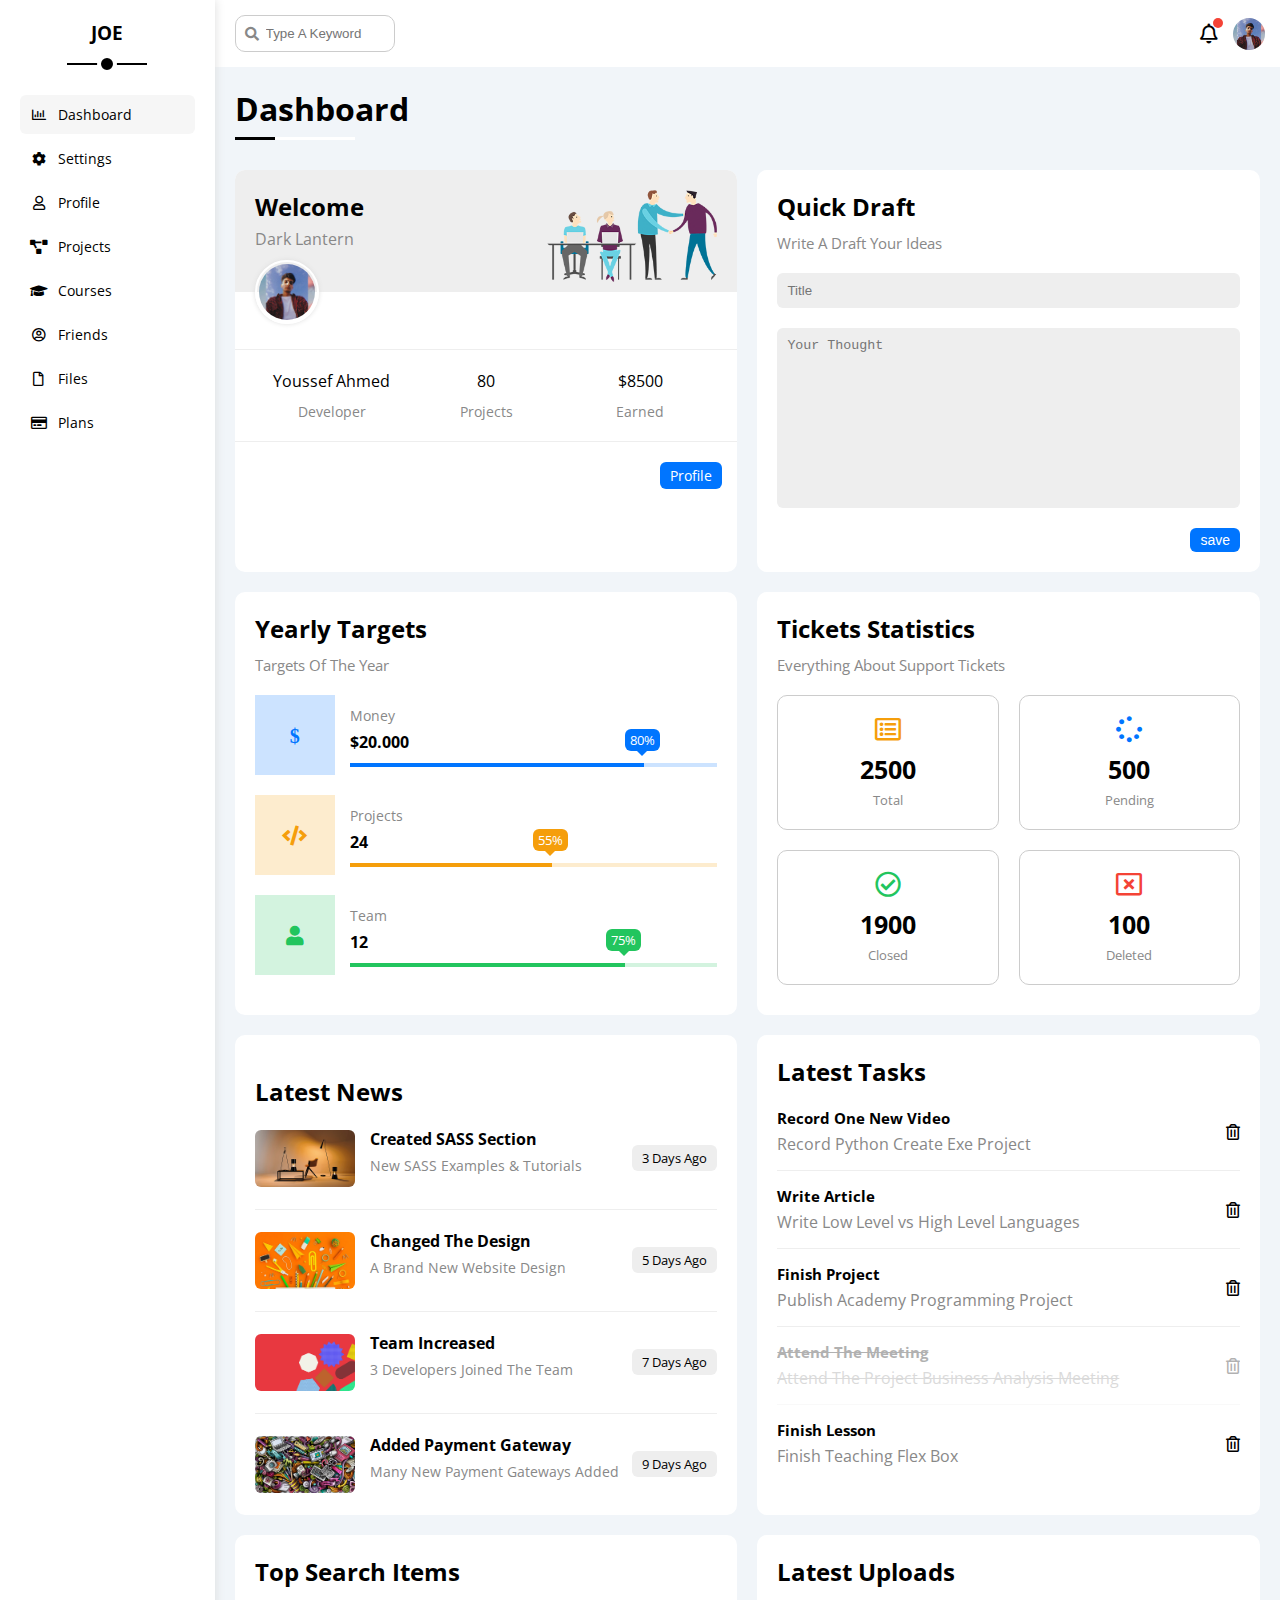
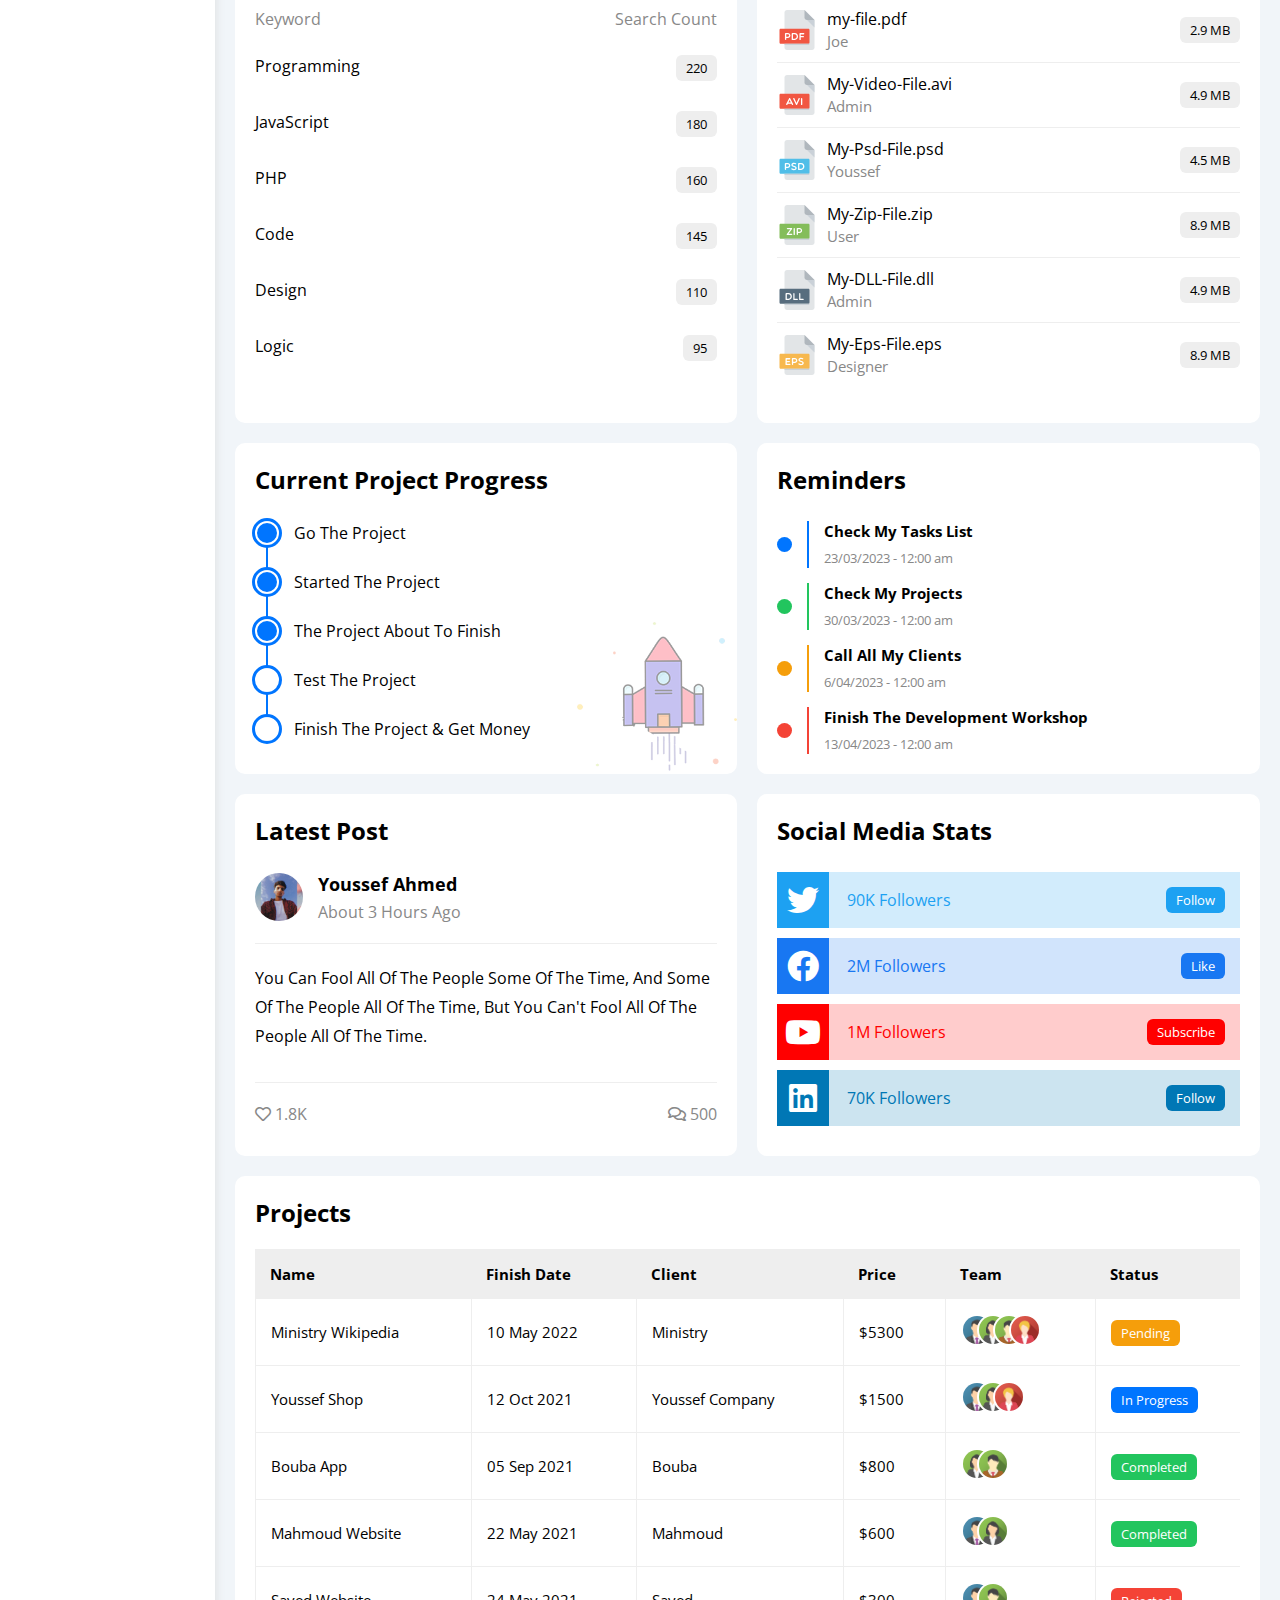
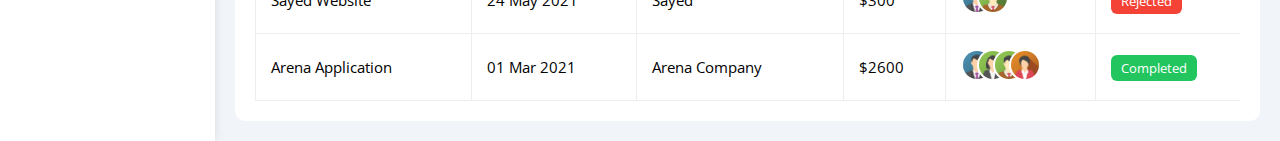
<file: index.html>
<!DOCTYPE html>
<html lang="en">
<head>
    <meta charset="UTF-8">
    <meta http-equiv="X-UA-Compatible" content="IE=edge">
    <meta name="viewport" content="width=device-width, initial-scale=1.0">
    <!-- Start Font Awesome -->
    <link rel="stylesheet" href="css/all.min.css">
    <!-- End Font Awesome -->
    <link rel="stylesheet" href="css/framework.css">
    <link rel="stylesheet" href="css/master.css">
    <!-- <link rel="stylesheet" href="css/normalize.css"> -->
    <!-- Start Google Fonts -->
    <link rel="preconnect" href="https://fonts.googleapis.com">
    <link rel="preconnect" href="https://fonts.gstatic.com" crossorigin>
    <link href="https://fonts.googleapis.com/css2?family=Open+Sans:wght@300;500&#038;display=swap" rel="stylesheet" />
    <!-- End Google Fonts -->
    <!-- Start Favicon -->
    <link href="[data-uri]" rel="icon" type="image/x-icon" />
    <!-- End Favicon -->
    <title>Dashboard</title>
</head>
<body>
    <div class="page d-flex">
        <div class="sidebar bg-white p-20 p-relative">
            <h3 class="p-relative txt-c mt-0">JOE</h3>
            <ul>
                <li>
                    <a class="activ d-flex align-center fs-14 c-black rad-6 p-10" href="index.html">
                        <i class="fa-regular fa-chart-bar fa-fw"></i>
                        <span>Dashboard</span>
                    </a>
                </li>
                <li>
                    <a class="d-flex align-center fs-14 c-black rad-6 p-10" href="settings.html">
                        <i class="fa-solid fa-gear fa-fw"></i>
                        <span>Settings</span>
                    </a>
                </li>
                <li>
                    <a class="d-flex align-center fs-14 c-black rad-6 p-10" href="profile.html">
                        <i class="fa-regular fa-user fa-fw"></i>
                        <span>Profile</span>
                    </a>
                </li>
                <li>
                    <a class="d-flex align-center fs-14 c-black rad-6 p-10" href="projects.html">
                        <i class="fa-solid fa-diagram-project fa-fw"></i>
                        <span>Projects</span>
                    </a>
                </li>
                <li>
                    <a class="d-flex align-center fs-14 c-black rad-6 p-10" href="courses.html">
                        <i class="fa-solid fa-graduation-cap fa-fw"></i>
                        <span>Courses</span>
                    </a>
                </li>
                <li>
                    <a class="d-flex align-center fs-14 c-black rad-6 p-10" href="friends.html">
                        <i class="fa-regular fa-circle-user fa-fw"></i>
                        <span>Friends</span>
                    </a>
                </li>
                <li>
                    <a class="d-flex align-center fs-14 c-black rad-6 p-10" href="files.html">
                        <i class="fa-regular fa-file fa-fw"></i>
                        <span>Files</span>
                    </a>
                </li>
                <li>
                    <a class="d-flex align-center fs-14 c-black rad-6 p-10" href="plans.html">
                        <i class="fa-regular fa-credit-card fa-fw"></i>
                        <span>Plans</span>
                    </a>
                </li>
            </ul>
        </div>            
        <div class="content w-full">
            <!-- Start Head -->
            <div class="head bg-white p-15 between-flex">
                <div class="search p-relative">
                    <input class="p-10" type="search" placeholder="Type A Keyword">
                </div>
                <div class="icons d-flex align-center">
                    <span class="notification p-relative">
                        <i class="fa-regular fa-bell fa-lg"></i>
                    </span>
                    <img src="imgs/PicsArt_12-13-07.23.03.jpg" alt="">
                </div>

            </div>
            <!-- End Head -->
            <h1 class="p-relative">Dashboard</h1>
            <div class="wrapper d-grid gap-20">
                <!-- Start Welcome Widget -->
                <div class="welcome bg-white rad-10 txt-c-mobile block-mobile">
                    <div class="intro p-20 d-flex space-between bg-eee">
                        <div>
                            <h2 class="m-0">Welcome</h2>
                            <p class="c-grey mt-5">Dark Lantern</p>
                        </div>
                        <img class="hide-mobile" src="imgs/welcome.png" alt="">
                    </div>
                    <img src="imgs/PicsArt_12-13-07.23.03.jpg" alt="" class="avatar">
                    <div class="body txt-c d-flex p-20 mt-20 mb-20 block-mobile">
                        <div>Youssef Ahmed <span class="d-block c-grey fs-14 mt-10">Developer</span></div>
                        <div>80 <span class="d-block c-grey fs-14 mt-10">Projects</span></div>
                        <div>$8500 <span class="d-block c-grey fs-14 mt-10">Earned</span></div>
                    </div>
                    <a href="profile.html" class="visit d-block fs-14 bg-blue c-white w-fit btn-shape">Profile</a>
                </div>
                <!-- End Welcome Widget -->
                <!-- Start Quick Draft Widget -->
                <div class="quick-draft p-20 bg-white rad-10">
                    <h2 class="mt-0 mb-10">Quick Draft</h2>
                    <p class="mt-0 mb-20 c-grey fs-15">Write A Draft Your Ideas</p>
                    <form action="">
                        <input class="d-block mb-20 w-full p-10 b-none bg-eee rad-6" type="text" placeholder="Title">
                        <textarea class="d-block mb-20 w-full p-10 b-none bg-eee rad-6" placeholder="Your Thought"></textarea>
                        <input class="save d-block fs-14 bg-blue c-white b-none w-fit btn-shape" type="submit" value="save">
                    </form>
                </div>
                <!-- End Quick Draft Widget -->
                <!-- Start Targets Widget -->
                <div class="targets p-20 bg-white rad-10">
                    <h2 class="mt-0 mb-10">Yearly Targets</h2>
                    <p class="mt-0 mb-20 c-grey fs-15">Targets Of The Year</p>
                    <div class="targets-row mb-20 d-flex align-center blue">
                        <div class="icon center-flex">
                            <i class="fa-solid fa-dollar-sign fa-lg c-blue"></i>
                        </div>
                        <div class="details">
                            <span class="fs-14 c-grey">Money</span>
                            <span class="d-block mt-5 mb-10 fw-bold">$20.000</span>
                            <div class="progress p-relative">
                                <span class="bg-blue blue" style="width: 80%">
                                    <span class="bg-blue">80%</span>
                                </span>
                            </div>
                        </div>
                    </div>
                    <div class="targets-row mb-20 d-flex align-center orange">
                        <div class="icon center-flex">
                            <i class="fa-solid fa-code fa-lg c-orange"></i>
                        </div>
                        <div class="details">
                            <span class="fs-14 c-grey">Projects</span>
                            <span class="d-block mt-5 mb-10 fw-bold">24</span>
                            <div class="progress p-relative">
                                <span class="bg-orange orange" style="width: 55%">
                                    <span class="bg-orange">55%</span>
                                </span>
                            </div>
                        </div>
                    </div>
                    <div class="targets-row mb-20 d-flex align-center green">
                        <div class="icon center-flex">
                            <i class="fa-solid fa-user fa-lg c-green"></i>
                        </div>
                        <div class="details">
                            <span class="fs-14 c-grey">Team</span>
                            <span class="d-block mt-5 mb-10 fw-bold">12</span>
                            <div class="progress p-relative">
                                <span class="bg-green green" style="width: 75%">
                                    <span class="bg-green">75%</span>
                                </span>
                            </div>
                        </div>
                    </div>
                </div>
                <!-- End Targets Widget -->
                <!-- Start Ticket Widget -->
                <div class="tickets p-20 bg-white rad-10">
                    <h2 class="mt-0 mb-10">Tickets Statistics</h2>
                    <p class="mt-0 mb-20 c-grey fs-15">Everything About Support Tickets</p>
                    <div class="d-flex txt-c gap-20 f-wrap">
                        <div class="box p-20 rad-10 fs-13 c-grey">
                            <i class="fa-regular fa-rectangle-list fa-2x mb-10 c-orange"></i>
                            <span class="d-block c-black fw-bold fs-25 mb-5">2500</span>
                            Total
                        </div>
                        <div class="box p-20 rad-10 fs-13 c-grey">
                            <i class="fa-solid fa-spinner fa-2x mb-10 c-blue"></i>
                            <span class="d-block c-black fw-bold fs-25 mb-5">500</span>
                            Pending
                        </div>
                        <div class="box p-20 rad-10 fs-13 c-grey">
                            <i class="fa-regular fa-circle-check fa-2x mb-10 c-green"></i>
                            <span class="d-block c-black fw-bold fs-25 mb-5">1900</span>
                            Closed
                        </div>
                        <div class="box p-20 rad-10 fs-13 c-grey">
                            <i class="fa-regular fa-rectangle-xmark fa-2x mb-10 c-red"></i>
                            <span class="d-block c-black fw-bold fs-25 mb-5">100</span>
                            Deleted
                        </div>

                    </div>
                </div>
                <!-- End Ticket Widget -->
                <!-- Start Latest News -->
                <div class="latest-news p-20 bg-white rad-10 txt-c-mobile">
                    <h2 class="mt=0 mb-20">Latest News</h2>
                    <div class="news-row d-flex align-center">
                        <img src="imgs/news-01.png" alt="">
                        <div class="info">
                            <h3>Created SASS Section</h3>
                            <p class="mt-0 fs-14 c-grey">New SASS Examples & Tutorials</p>
                        </div>
                        <div class="btn-shape bg-eee fs-13 label">3 Days Ago</div>
                    </div>
                    <div class="news-row d-flex align-center">
                        <img src="imgs/news-02.png" alt="">
                        <div class="info">
                            <h3>Changed The Design</h3>
                            <p class="mt-0 fs-14 c-grey">A Brand New Website Design</p>
                        </div>
                        <div class="btn-shape bg-eee fs-13 label">5 Days Ago</div>
                    </div>
                    <div class="news-row d-flex align-center">
                        <img src="imgs/news-03.png" alt="">
                        <div class="info">
                            <h3>Team Increased</h3>
                            <p class="mt-0 fs-14 c-grey">3 Developers Joined The Team</p>
                        </div>
                        <div class="btn-shape bg-eee fs-13 label">7 Days Ago</div>
                    </div>
                    <div class="news-row d-flex align-center">
                        <img src="imgs/news-04.png" alt="">
                        <div class="info">
                            <h3>Added Payment Gateway</h3>
                            <p class="mt-0 fs-14 c-grey">Many New Payment Gateways Added</p>
                        </div>
                        <div class="btn-shape bg-eee fs-13 label">9 Days Ago</div>
                    </div>
                </div>
                <!-- End Latest News -->
                <!-- Start Tasks Widget -->
                <div class="tasks p-20 bg-white rad-10">
                    <h2 class="mt-0 mb-20">Latest Tasks</h2>
                    <div class="task-row between-flex">
                        <div class="info">
                            <h3 class="mt-0 mb-5 fs-15">Record One New Video</h3>
                            <p class="m-0 c-grey">Record Python Create Exe Project</p>
                        </div>
                        <i class="fa-regular fa-trash-can delete"></i>
                    </div>
                    <div class="task-row between-flex">
                        <div class="info">
                            <h3 class="mt-0 mb-5 fs-15">Write Article</h3>
                            <p class="m-0 c-grey">Write Low Level vs High Level Languages</p>
                        </div>
                        <i class="fa-regular fa-trash-can delete"></i>
                    </div>
                    <div class="task-row between-flex">
                        <div class="info">
                            <h3 class="mt-0 mb-5 fs-15">Finish Project</h3>
                            <p class="m-0 c-grey">Publish Academy Programming Project</p>
                        </div>
                        <i class="fa-regular fa-trash-can delete"></i>
                    </div>
                    <div class="task-row between-flex done">
                        <div class="info">
                            <h3 class="mt-0 mb-5 fs-15">Attend The Meeting</h3>
                            <p class="m-0 c-grey">Attend The Project Business Analysis Meeting</p>
                        </div>
                        <i class="fa-regular fa-trash-can delete"></i>
                    </div>
                    <div class="task-row between-flex">
                        <div class="info">
                            <h3 class="mt-0 mb-5 fs-15">Finish Lesson</h3>
                            <p class="m-0 c-grey">Finish Teaching Flex Box</p>
                        </div>
                        <i class="fa-regular fa-trash-can delete"></i>
                    </div>
                </div>
                <!-- End Tasks Widget -->
                <!-- Start Top Search Words Widget  -->
                <div class="search-items p-20 bg-white rad-10">
                    <h2 class="mt-0 mb-20">Top Search Items</h2>
                    <div class="items-head d-flex space-between c-grey mb-10">
                        <div>Keyword</div>
                        <div>Search Count</div>
                    </div>
                    <div class="items d-flex space-between pt-15 pb-15">
                        <span>Programming</span>
                        <span class="bg-eee fs-13 btn-shape">220</span>
                    </div>
                    <div class="items d-flex space-between pt-15 pb-15">
                        <span>JavaScript</span>
                        <span class="bg-eee fs-13 btn-shape">180</span>
                    </div>
                    <div class="items d-flex space-between pt-15 pb-15">
                        <span>PHP</span>
                        <span class="bg-eee fs-13 btn-shape">160</span>
                    </div>
                    <div class="items d-flex space-between pt-15 pb-15">
                        <span>Code</span>
                        <span class="bg-eee fs-13 btn-shape">145</span>
                    </div>
                    <div class="items d-flex space-between pt-15 pb-15">
                        <span>Design</span>
                        <span class="bg-eee fs-13 btn-shape">110</span>
                    </div>
                    <div class="items d-flex space-between pt-15 pb-15">
                        <span>Logic</span>
                        <span class="bg-eee fs-13 btn-shape">95</span>
                    </div>
                </div>
                <!-- End Top Search Words Widget  -->
                <!-- Start Latest Uploads Widget -->
                <div class="latest-uploads p-20 bg-white rad-10">
                    <h2 class="mt-0 mb-20">Latest Uploads</h2>
                    <ul class="mt-0">
                        <li class="between-flex pb-10 mb-10">
                            <div class="d-flex align-center">
                                <img class="mr-10" src="imgs/pdf.svg" alt="">
                                <div>
                                    <span class="d-block ">my-file.pdf</span>
                                    <span class="fs-15 c-grey">Joe</span>
                                </div>
                            </div>
                            <div class="bg-eee fs-13 btn-shape">
                                2.9 MB
                            </div>
                        </li>
                        <li class="between-flex pb-10 mb-10">
                            <div class="d-flex align-center">
                                <img class="mr-10" src="imgs/avi.svg" alt="">
                                <div>
                                    <span class="d-block ">My-Video-File.avi</span>
                                    <span class="fs-15 c-grey">Admin</span>
                                </div>
                            </div>
                            <div class="bg-eee fs-13 btn-shape">
                                4.9 MB
                            </div>
                        </li>
                        <li class="between-flex pb-10 mb-10">
                            <div class="d-flex align-center">
                                <img class="mr-10" src="imgs/psd.svg" alt="">
                                <div>
                                    <span class="d-block ">My-Psd-File.psd</span>
                                    <span class="fs-15 c-grey">Youssef</span>
                                </div>
                            </div>
                            <div class="bg-eee fs-13 btn-shape">
                                4.5 MB
                            </div>
                        </li>
                        <li class="between-flex pb-10 mb-10">
                            <div class="d-flex align-center">
                                <img class="mr-10" src="imgs/zip.svg" alt="">
                                <div>
                                    <span class="d-block ">My-Zip-File.zip</span>
                                    <span class="fs-15 c-grey">User</span>
                                </div>
                            </div>
                            <div class="bg-eee fs-13 btn-shape">
                                8.9 MB
                            </div>
                        </li>
                        <li class="between-flex pb-10 mb-10">
                            <div class="d-flex align-center">
                                <img class="mr-10" src="imgs/dll.svg" alt="">
                                <div>
                                    <span class="d-block ">My-DLL-File.dll</span>
                                    <span class="fs-15 c-grey">Admin</span>
                                </div>
                            </div>
                            <div class="bg-eee fs-13 btn-shape">
                                4.9 MB
                            </div>
                        </li>
                        <li class="between-flex pb-10 mb-10">
                            <div class="d-flex align-center">
                                <img class="mr-10" src="imgs/eps.svg" alt="">
                                <div>
                                    <span class="d-block ">My-Eps-File.eps</span>
                                    <span class="fs-15 c-grey">Designer</span>
                                </div>
                            </div>
                            <div class="bg-eee fs-13 btn-shape">
                                8.9 MB
                            </div>
                        </li>
                    </ul>
                </div>
                <!-- End Latest Uploads Widget -->
                <!-- Start Last Projects Progress Widget -->
                <div class="last-project p-20 bg-white rad-10 p-relative">
                    <h2 class="mt-0 mb-20">Current Project Progress</h2>
                    <ul class="m-0 p-relative">
                        <li class="mt-25 d-flex align-center done">Go The Project</li>
                        <li class="mt-25 d-flex align-center done">Started The Project</li>
                        <li class="mt-25 d-flex align-center done">The Project About To Finish</li>
                        <li class="mt-25 d-flex align-center current">Test The Project</li>
                        <li class="mt-25 d-flex align-center">Finish The Project & Get Money</li>
                    </ul>
                    <img class="launch-icon hide-mobile" src="imgs/project.png" alt="">
                </div>
                <!-- End Last Projects Progress Widget -->
                <!-- Start Reminders Widget -->
                <div class="reminders p-20 bg-white rad-10 p-relative">
                    <h2 class="mt-0 mb-25">Reminders</h2>
                    <ul class="m-0">
                        <li class="d-flex align-center mt-15">
                            <span class="key bg-blue mr-15 d-block rad-half"></span>
                            <div class="pl-15 blue">
                                <p class="fs-15 fw-bold mt-0 mb-5">Check My Tasks List</p>
                                <span class="fs-13 c-grey">23/03/2023 - 12:00 am</span>
                            </div>
                        </li>
                        <li class="d-flex align-center mt-15">
                            <span class="key bg-green mr-15 d-block rad-half"></span>
                            <div class="pl-15 green">
                                <p class="fs-15 fw-bold mt-0 mb-5">Check My Projects</p>
                                <span class="fs-13 c-grey">30/03/2023 - 12:00 am</span>
                            </div>
                        </li>
                        <li class="d-flex align-center mt-15">
                            <span class="key bg-orange mr-15 d-block rad-half"></span>
                            <div class="pl-15 orange">
                                <p class="fs-15 fw-bold mt-0 mb-5">Call All My Clients</p>
                                <span class="fs-13 c-grey">6/04/2023 - 12:00 am</span>
                            </div>
                        </li>
                        <li class="d-flex align-center mt-15">
                            <span class="key bg-red mr-15 d-block rad-half"></span>
                            <div class="pl-15 red">
                                <p class="fs-15 fw-bold mt-0 mb-5">Finish The Development Workshop</p>
                                <span class="fs-13 c-grey">13/04/2023 - 12:00 am</span>
                            </div>
                        </li>
                    </ul>
                </div>
                <!-- End Reminders Widget -->
                <!-- Start Latest Post Widget -->
                <div class="latest-post p-20 bg-white rad-10 p-relative">
                    <h2 class="mt-0 mb-25">Latest Post</h2>
                    <div class="top d-flex align-center">
                        <img class="avatar mr-15" src="imgs/PicsArt_12-13-07.23.03.jpg" alt="">
                        <div class="info">
                            <span class="d-block mb-5 fs-18 fw-bold">Youssef Ahmed</span>
                            <span class="c-grey">About 3 Hours Ago</span>
                        </div>
                    </div>
                    <div class="post-content txt-c-mobile pt-20 pb-20 mt-20 mb-20">
                        You Can Fool All Of The People Some Of The Time, And Some Of The People All Of The Time, But You Can't Fool All Of The People All Of The Time.
                    </div>
                    <div class="post-stats between-flex c-grey">
                        <div>
                            <i class="fa-regular fa-heart"></i>
                            <span>1.8K</span>
                        </div>
                        <div>
                            <i class="fa-regular fa-comments"></i>
                            <span>500</span>
                        </div>
                    </div>
                </div>
                <!-- End Latest Post Widget -->
                <!-- Start Social Media Stats Widget -->
                <div class="social-media p-20 bg-white rad-10 p-relative">
                    <h2 class="mt-0 mb-25">Social Media Stats</h2>
                    <div class="box twitter p-15 p-relative mb-10 between-flex">
                        <i class="fa-brands fa-twitter fa-2x c-white h-full center-flex"></i>
                        <span>90K Followers</span>
                        <a class="fs-13 c-white btn-shape" href="#">Follow</a>
                    </div>
                    <div class="box facebook p-15 p-relative mb-10 between-flex">
                        <i class="fa-brands fa-facebook fa-2x c-white h-full center-flex"></i>
                        <span>2M Followers</span>
                        <a class="fs-13 c-white btn-shape" href="#">Like</a>
                    </div>
                    <div class="box youtube p-15 p-relative mb-10 between-flex">
                        <i class="fa-brands fa-youtube fa-2x c-white h-full center-flex"></i>
                        <span>1M Followers</span>
                        <a class="fs-13 c-white btn-shape" href="#">Subscribe</a>
                    </div>
                    <div class="box linkedin p-15 p-relative mb-10 between-flex">
                        <i class="fa-brands fa-linkedin fa-2x c-white h-full center-flex"></i>
                        <span>70K Followers</span>
                        <a class="fs-13 c-white btn-shape" href="#">Follow</a>
                    </div>
                </div>
                <!-- End Social Media Stats Widget -->

            </div>
            <!-- Start Projects Table -->
            <div class="projects bg-white p-20 rad-10 m-20">
                <h2 class="mt-0 mb-20">Projects</h2>
                <div class="responsive-table">
                    <table class="fs-15 w-full">
                        <thead>
                            <tr>
                                <td>Name</td>
                                <td>Finish Date</td>
                                <td>Client</td>
                                <td>Price</td>
                                <td>Team</td>
                                <td>Status</td>
                            </tr>
                        </thead>
                        <tbody>
                            <tr>
                                <td>Ministry Wikipedia</td>
                                <td>10 May 2022</td>
                                <td>Ministry</td>
                                <td>$5300</td>
                                <td>
                                    <img src="imgs/team-01.png" alt="">
                                    <img src="imgs/team-02.png" alt="">
                                    <img src="imgs/team-03.png" alt="">
                                    <img src="imgs/team-05.png" alt="">
                                </td>
                                <td><span class="label btn-shape bg-orange c-white">Pending</span></td>
                            </tr>
                            <tr>
                                <td>Youssef Shop</td>
                                <td>12 Oct 2021</td>
                                <td>Youssef Company</td>
                                <td>$1500</td>
                                <td>
                                    <img src="imgs/team-01.png" alt="">
                                    <img src="imgs/team-02.png" alt="">
                                    <img src="imgs/team-05.png" alt="">
                                </td>
                                <td><span class="label btn-shape bg-blue c-white">In Progress</span></td>
                            </tr>
                            <tr>
                                <td>Bouba App</td>
                                <td>05 Sep 2021</td>
                                <td>Bouba</td>
                                <td>$800</td>
                                <td>
                                    <img src="imgs/team-02.png" alt="">
                                    <img src="imgs/team-03.png" alt="">
                                </td>
                                <td><span class="label btn-shape bg-green c-white">Completed</span></td>
                            </tr>
                            <tr>
                                <td>Mahmoud Website</td>
                                <td>22 May 2021</td>
                                <td>Mahmoud</td>
                                <td>$600</td>
                                <td>
                                    <img src="imgs/team-01.png" alt="">
                                    <img src="imgs/team-02.png" alt="">
                                </td>
                                <td><span class="label btn-shape bg-green c-white">Completed</span></td>
                            </tr>
                            <tr>
                                <td>Sayed Website</td>
                                <td>24 May 2021</td>
                                <td>Sayed</td>
                                <td>$300</td>
                                <td>
                                    <img src="imgs/team-01.png" alt="">
                                    <img src="imgs/team-03.png" alt="">
                                </td>
                                <td><span class="label btn-shape bg-red c-white">Rejected</span></td>
                            </tr>
                            <tr>
                                <td>Arena Application</td>
                                <td>01 Mar 2021</td>
                                <td>Arena Company</td>
                                <td>$2600</td>              
                                <td>
                                    <img src="imgs/team-01.png" alt="">
                                    <img src="imgs/team-02.png" alt="">
                                    <img src="imgs/team-03.png" alt="">
                                    <img src="imgs/team-04.png" alt="">
                                </td>
                                <td><span class="label btn-shape bg-green c-white">Completed</span></td>
                            </tr>
                        </tbody>
                    </table>
                </div>
            </div>
            <!-- End Project Table -->
        </div>
    </div>    
</body>
</html>
</file>
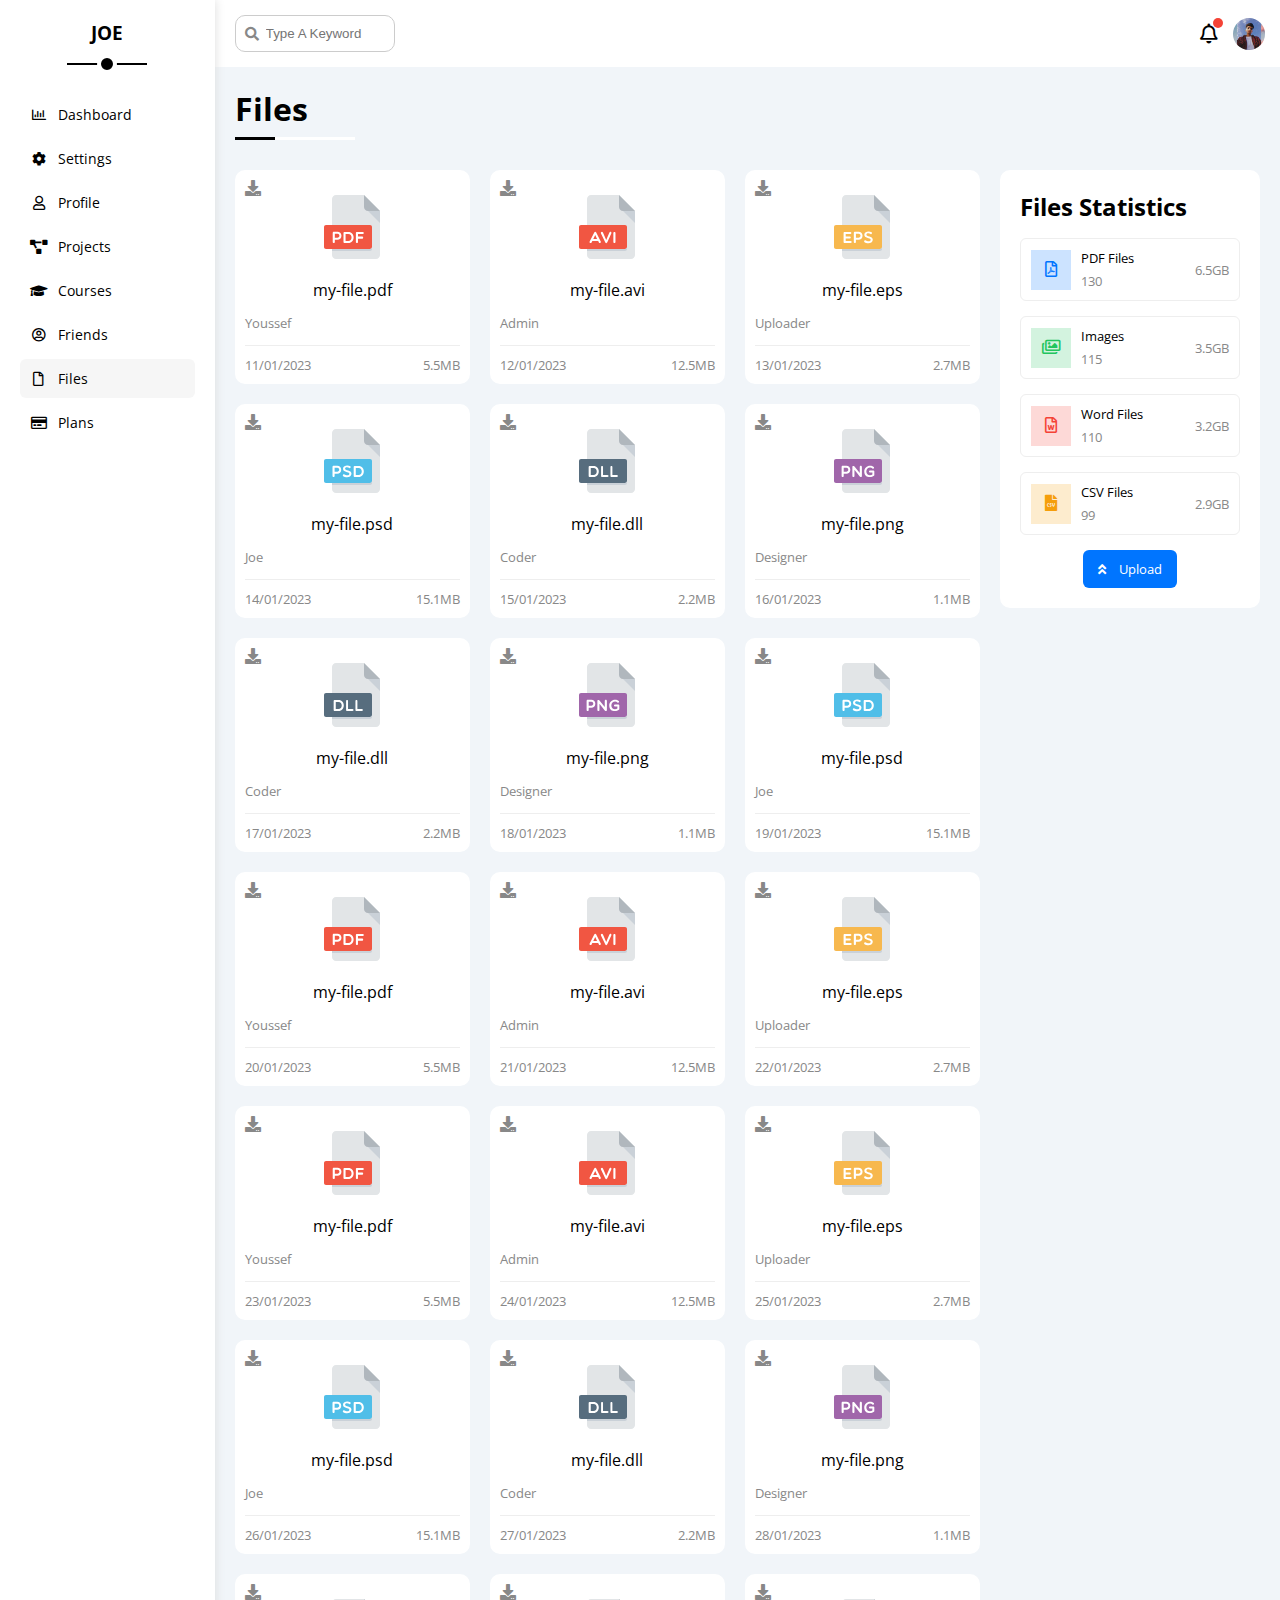
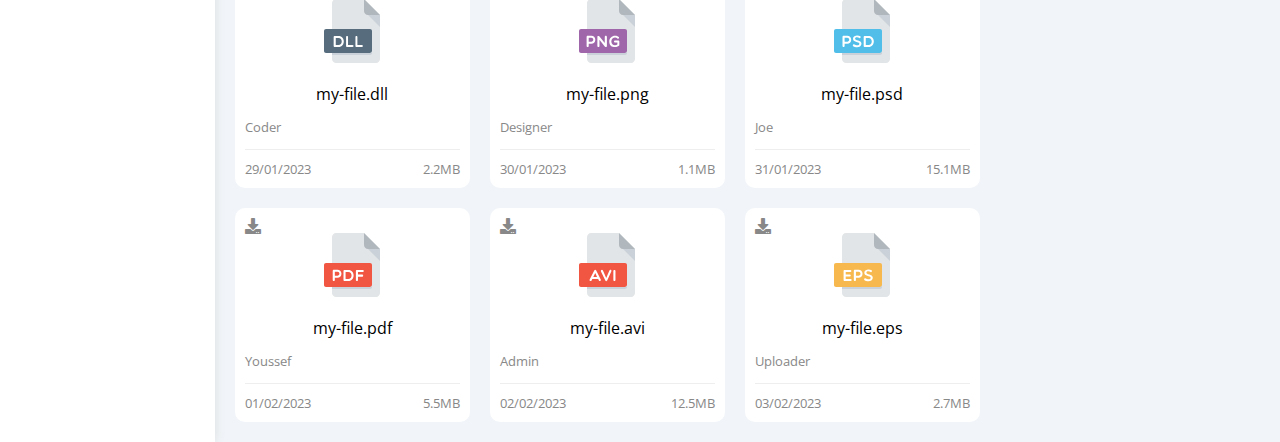
<file: files.html>
<!DOCTYPE html>
<html lang="en">
<head>
    <meta charset="UTF-8">
    <meta http-equiv="X-UA-Compatible" content="IE=edge">
    <meta name="viewport" content="width=device-width, initial-scale=1.0">
    <!-- Start Font Awesome -->
    <link rel="stylesheet" href="css/all.min.css">
    <!-- End Font Awesome -->
    <link rel="stylesheet" href="css/framework.css">
    <link rel="stylesheet" href="css/master.css">
    <!-- <link rel="stylesheet" href="css/normalize.css"> -->
    <!-- Start Google Fonts -->
    <link rel="preconnect" href="https://fonts.googleapis.com">
    <link rel="preconnect" href="https://fonts.gstatic.com" crossorigin>
    <link href="https://fonts.googleapis.com/css2?family=Open+Sans:wght@300;500&#038;display=swap" rel="stylesheet" />
    <!-- End Google Fonts -->
        <!-- Start Favicon -->
        <link rel="icon" type="image/x-icon" href="imgs/files-favicon.ico" />
        <!-- End Favicon -->
    <title>Files</title>
</head>
<body>
    <div class="page d-flex">
        <div class="sidebar bg-white p-20 p-relative">
            <h3 class="p-relative txt-c mt-0">JOE</h3>
            <ul>
                <li>
                    <a class="d-flex align-center fs-14 c-black rad-6 p-10" href="index.html">
                        <i class="fa-regular fa-chart-bar fa-fw"></i>
                        <span>Dashboard</span>
                    </a>
                </li>
                <li>
                    <a class="d-flex align-center fs-14 c-black rad-6 p-10" href="settings.html">
                        <i class="fa-solid fa-gear fa-fw"></i>
                        <span>Settings</span>
                    </a>
                </li>
                <li>
                    <a class="d-flex align-center fs-14 c-black rad-6 p-10" href="profile.html">
                        <i class="fa-regular fa-user fa-fw"></i>
                        <span>Profile</span>
                    </a>
                </li>
                <li>
                    <a class="d-flex align-center fs-14 c-black rad-6 p-10" href="projects.html">
                        <i class="fa-solid fa-diagram-project fa-fw"></i>
                        <span>Projects</span>
                    </a>
                </li>
                <li>
                    <a class="d-flex align-center fs-14 c-black rad-6 p-10" href="courses.html">
                        <i class="fa-solid fa-graduation-cap fa-fw"></i>
                        <span>Courses</span>
                    </a>
                </li>
                <li>
                    <a class="d-flex align-center fs-14 c-black rad-6 p-10" href="friends.html">
                        <i class="fa-regular fa-circle-user fa-fw"></i>
                        <span>Friends</span>
                    </a>
                </li>
                <li>
                    <a class="activ d-flex align-center fs-14 c-black rad-6 p-10" href="files.html">
                        <i class="fa-regular fa-file fa-fw"></i>
                        <span>Files</span>
                    </a>
                </li>
                <li>
                    <a class="d-flex align-center fs-14 c-black rad-6 p-10" href="plans.html">
                        <i class="fa-regular fa-credit-card fa-fw"></i>
                        <span>Plans</span>
                    </a>
                </li>
            </ul>
        </div>            
        <div class="content w-full">
            <!-- Start Head -->
            <div class="head bg-white p-15 between-flex">
                <div class="search p-relative">
                    <input class="p-10" type="search" placeholder="Type A Keyword">
                </div>
                <div class="icons d-flex align-center">
                    <span class="notification p-relative">
                        <i class="fa-regular fa-bell fa-lg"></i>
                    </span>
                    <img src="imgs/PicsArt_12-13-07.23.03.jpg" alt="">
                </div>

            </div>
            <!-- End Head -->
            <h1 class="p-relative">Files</h1>
            <div class="files-page m-20 d-flex gap-20">
                <div class="files-stats p-20 bg-white rad-10">
                    <h2 class="mt-0 mb-15 txt-c-mobile">Files Statistics</h2>
                    <div class="d-flex align-center b-eee p-10 rad-6 mb-15 fs-13">
                        <i class="fa-regular fa-file-pdf fa-lg blue center-flex c-blue icon"></i>
                        <div class="info">
                            <span>PDF Files</span>
                            <span class="d-block c-grey mt-5">130</span>
                        </div>
                        <div class="size c-grey">6.5GB</div>
                    </div>
                    <div class="d-flex align-center b-eee p-10 rad-6 mb-15 fs-13">
                        <i class="fa-regular fa-images fa-lg green center-flex c-green icon"></i>
                        <div class="info">
                            <span>Images</span>
                            <span class="d-block c-grey mt-5">115</span>
                        </div>
                        <div class="size c-grey">3.5GB</div>
                    </div>
                    <div class="d-flex align-center b-eee p-10 rad-6 mb-15 fs-13">
                        <i class="fa-regular fa-file-word fa-lg red center-flex c-red icon"></i>
                        <div class="info">
                            <span>Word Files</span>
                            <span class="d-block c-grey mt-5">110</span>
                        </div>
                        <div class="size c-grey">3.2GB</div>
                    </div>
                    <div class="d-flex align-center b-eee p-10 rad-6 mb-15 fs-13">
                        <i class="fa-solid fa-file-csv fa-lg orange center-flex c-orange icon"></i>
                        <div class="info">
                            <span>CSV Files</span>
                            <span class="d-block c-grey mt-5">99</span>
                        </div>
                        <div class="size c-grey">2.9GB</div>
                    </div>
                    <a class="upload c-white bg-blue fs-13 rad-6 d-block w-fit" href="#">
                        <i class="fa-solid fa-angles-up mr-10"></i>
                        Upload
                    </a>
                </div>
                <div class="files-content d-grid gap-20">
                    <div class="file bg-white p-10 rad-10">
                        <i class="fa-solid fa-download c-grey p-absolute"></i>
                        <div class="icon txt-c">
                            <img class="mt-15 mb-15" src="imgs/pdf.svg" alt="">
                        </div>
                        <div class="txt-c">my-file.pdf</div>
                        <p class="c-grey fs-13">Youssef</p>
                        <div class="info between-flex mt-10 pt-10 fs-13 c-grey">
                            <span>11/01/2023</span>
                            <span>5.5MB</span>
                        </div>
                    </div>
                    <div class="file bg-white p-10 rad-10">
                        <i class="fa-solid fa-download c-grey p-absolute"></i>
                        <div class="icon txt-c">
                            <img class="mt-15 mb-15" src="imgs/avi.svg" alt="">
                        </div>
                        <div class="txt-c">my-file.avi</div>
                        <p class="c-grey fs-13">Admin</p>
                        <div class="info between-flex mt-10 pt-10 fs-13 c-grey">
                            <span>12/01/2023</span>
                            <span>12.5MB</span>
                        </div>
                    </div>
                    <div class="file bg-white p-10 rad-10">
                        <i class="fa-solid fa-download c-grey p-absolute"></i>
                        <div class="icon txt-c">
                            <img class="mt-15 mb-15" src="imgs/eps.svg" alt="">
                        </div>
                        <div class="txt-c">my-file.eps</div>
                        <p class="c-grey fs-13">Uploader</p>
                        <div class="info between-flex mt-10 pt-10 fs-13 c-grey">
                            <span>13/01/2023</span>
                            <span>2.7MB</span>
                        </div>
                    </div>
                    <div class="file bg-white p-10 rad-10">
                        <i class="fa-solid fa-download c-grey p-absolute"></i>
                        <div class="icon txt-c">
                            <img class="mt-15 mb-15" src="imgs/psd.svg" alt="">
                        </div>
                        <div class="txt-c">my-file.psd</div>
                        <p class="c-grey fs-13">Joe</p>
                        <div class="info between-flex mt-10 pt-10 fs-13 c-grey">
                            <span>14/01/2023</span>
                            <span>15.1MB</span>
                        </div>
                    </div>
                    <div class="file bg-white p-10 rad-10">
                        <i class="fa-solid fa-download c-grey p-absolute"></i>
                        <div class="icon txt-c">
                            <img class="mt-15 mb-15" src="imgs/dll.svg" alt="">
                        </div>
                        <div class="txt-c">my-file.dll</div>
                        <p class="c-grey fs-13">Coder</p>
                        <div class="info between-flex mt-10 pt-10 fs-13 c-grey">
                            <span>15/01/2023</span>
                            <span>2.2MB</span>
                        </div>
                    </div>
                    <div class="file bg-white p-10 rad-10">
                        <i class="fa-solid fa-download c-grey p-absolute"></i>
                        <div class="icon txt-c">
                            <img class="mt-15 mb-15" src="imgs/png.svg" alt="">
                        </div>
                        <div class="txt-c">my-file.png</div>
                        <p class="c-grey fs-13">Designer</p>
                        <div class="info between-flex mt-10 pt-10 fs-13 c-grey">
                            <span>16/01/2023</span>
                            <span>1.1MB</span>
                        </div>
                    </div>
                    <div class="file bg-white p-10 rad-10">
                        <i class="fa-solid fa-download c-grey p-absolute"></i>
                        <div class="icon txt-c">
                            <img class="mt-15 mb-15" src="imgs/dll.svg" alt="">
                        </div>
                        <div class="txt-c">my-file.dll</div>
                        <p class="c-grey fs-13">Coder</p>
                        <div class="info between-flex mt-10 pt-10 fs-13 c-grey">
                            <span>17/01/2023</span>
                            <span>2.2MB</span>
                        </div>
                    </div>
                    <div class="file bg-white p-10 rad-10">
                        <i class="fa-solid fa-download c-grey p-absolute"></i>
                        <div class="icon txt-c">
                            <img class="mt-15 mb-15" src="imgs/png.svg" alt="">
                        </div>
                        <div class="txt-c">my-file.png</div>
                        <p class="c-grey fs-13">Designer</p>
                        <div class="info between-flex mt-10 pt-10 fs-13 c-grey">
                            <span>18/01/2023</span>
                            <span>1.1MB</span>
                        </div>
                    </div>
                    <div class="file bg-white p-10 rad-10">
                        <i class="fa-solid fa-download c-grey p-absolute"></i>
                        <div class="icon txt-c">
                            <img class="mt-15 mb-15" src="imgs/psd.svg" alt="">
                        </div>
                        <div class="txt-c">my-file.psd</div>
                        <p class="c-grey fs-13">Joe</p>
                        <div class="info between-flex mt-10 pt-10 fs-13 c-grey">
                            <span>19/01/2023</span>
                            <span>15.1MB</span>
                        </div>
                    </div>
                    <div class="file bg-white p-10 rad-10">
                        <i class="fa-solid fa-download c-grey p-absolute"></i>
                        <div class="icon txt-c">
                            <img class="mt-15 mb-15" src="imgs/pdf.svg" alt="">
                        </div>
                        <div class="txt-c">my-file.pdf</div>
                        <p class="c-grey fs-13">Youssef</p>
                        <div class="info between-flex mt-10 pt-10 fs-13 c-grey">
                            <span>20/01/2023</span>
                            <span>5.5MB</span>
                        </div>
                    </div>
                    <div class="file bg-white p-10 rad-10">
                        <i class="fa-solid fa-download c-grey p-absolute"></i>
                        <div class="icon txt-c">
                            <img class="mt-15 mb-15" src="imgs/avi.svg" alt="">
                        </div>
                        <div class="txt-c">my-file.avi</div>
                        <p class="c-grey fs-13">Admin</p>
                        <div class="info between-flex mt-10 pt-10 fs-13 c-grey">
                            <span>21/01/2023</span>
                            <span>12.5MB</span>
                        </div>
                    </div>
                    <div class="file bg-white p-10 rad-10">
                        <i class="fa-solid fa-download c-grey p-absolute"></i>
                        <div class="icon txt-c">
                            <img class="mt-15 mb-15" src="imgs/eps.svg" alt="">
                        </div>
                        <div class="txt-c">my-file.eps</div>
                        <p class="c-grey fs-13">Uploader</p>
                        <div class="info between-flex mt-10 pt-10 fs-13 c-grey">
                            <span>22/01/2023</span>
                            <span>2.7MB</span>
                        </div>
                    </div>
                    <div class="file bg-white p-10 rad-10">
                        <i class="fa-solid fa-download c-grey p-absolute"></i>
                        <div class="icon txt-c">
                            <img class="mt-15 mb-15" src="imgs/pdf.svg" alt="">
                        </div>
                        <div class="txt-c">my-file.pdf</div>
                        <p class="c-grey fs-13">Youssef</p>
                        <div class="info between-flex mt-10 pt-10 fs-13 c-grey">
                            <span>23/01/2023</span>
                            <span>5.5MB</span>
                        </div>
                    </div>
                    <div class="file bg-white p-10 rad-10">
                        <i class="fa-solid fa-download c-grey p-absolute"></i>
                        <div class="icon txt-c">
                            <img class="mt-15 mb-15" src="imgs/avi.svg" alt="">
                        </div>
                        <div class="txt-c">my-file.avi</div>
                        <p class="c-grey fs-13">Admin</p>
                        <div class="info between-flex mt-10 pt-10 fs-13 c-grey">
                            <span>24/01/2023</span>
                            <span>12.5MB</span>
                        </div>
                    </div>
                    <div class="file bg-white p-10 rad-10">
                        <i class="fa-solid fa-download c-grey p-absolute"></i>
                        <div class="icon txt-c">
                            <img class="mt-15 mb-15" src="imgs/eps.svg" alt="">
                        </div>
                        <div class="txt-c">my-file.eps</div>
                        <p class="c-grey fs-13">Uploader</p>
                        <div class="info between-flex mt-10 pt-10 fs-13 c-grey">
                            <span>25/01/2023</span>
                            <span>2.7MB</span>
                        </div>
                    </div>
                    <div class="file bg-white p-10 rad-10">
                        <i class="fa-solid fa-download c-grey p-absolute"></i>
                        <div class="icon txt-c">
                            <img class="mt-15 mb-15" src="imgs/psd.svg" alt="">
                        </div>
                        <div class="txt-c">my-file.psd</div>
                        <p class="c-grey fs-13">Joe</p>
                        <div class="info between-flex mt-10 pt-10 fs-13 c-grey">
                            <span>26/01/2023</span>
                            <span>15.1MB</span>
                        </div>
                    </div>
                    <div class="file bg-white p-10 rad-10">
                        <i class="fa-solid fa-download c-grey p-absolute"></i>
                        <div class="icon txt-c">
                            <img class="mt-15 mb-15" src="imgs/dll.svg" alt="">
                        </div>
                        <div class="txt-c">my-file.dll</div>
                        <p class="c-grey fs-13">Coder</p>
                        <div class="info between-flex mt-10 pt-10 fs-13 c-grey">
                            <span>27/01/2023</span>
                            <span>2.2MB</span>
                        </div>
                    </div>
                    <div class="file bg-white p-10 rad-10">
                        <i class="fa-solid fa-download c-grey p-absolute"></i>
                        <div class="icon txt-c">
                            <img class="mt-15 mb-15" src="imgs/png.svg" alt="">
                        </div>
                        <div class="txt-c">my-file.png</div>
                        <p class="c-grey fs-13">Designer</p>
                        <div class="info between-flex mt-10 pt-10 fs-13 c-grey">
                            <span>28/01/2023</span>
                            <span>1.1MB</span>
                        </div>
                    </div>
                    <div class="file bg-white p-10 rad-10">
                        <i class="fa-solid fa-download c-grey p-absolute"></i>
                        <div class="icon txt-c">
                            <img class="mt-15 mb-15" src="imgs/dll.svg" alt="">
                        </div>
                        <div class="txt-c">my-file.dll</div>
                        <p class="c-grey fs-13">Coder</p>
                        <div class="info between-flex mt-10 pt-10 fs-13 c-grey">
                            <span>29/01/2023</span>
                            <span>2.2MB</span>
                        </div>
                    </div>
                    <div class="file bg-white p-10 rad-10">
                        <i class="fa-solid fa-download c-grey p-absolute"></i>
                        <div class="icon txt-c">
                            <img class="mt-15 mb-15" src="imgs/png.svg" alt="">
                        </div>
                        <div class="txt-c">my-file.png</div>
                        <p class="c-grey fs-13">Designer</p>
                        <div class="info between-flex mt-10 pt-10 fs-13 c-grey">
                            <span>30/01/2023</span>
                            <span>1.1MB</span>
                        </div>
                    </div>
                    <div class="file bg-white p-10 rad-10">
                        <i class="fa-solid fa-download c-grey p-absolute"></i>
                        <div class="icon txt-c">
                            <img class="mt-15 mb-15" src="imgs/psd.svg" alt="">
                        </div>
                        <div class="txt-c">my-file.psd</div>
                        <p class="c-grey fs-13">Joe</p>
                        <div class="info between-flex mt-10 pt-10 fs-13 c-grey">
                            <span>31/01/2023</span>
                            <span>15.1MB</span>
                        </div>
                    </div>
                    <div class="file bg-white p-10 rad-10">
                        <i class="fa-solid fa-download c-grey p-absolute"></i>
                        <div class="icon txt-c">
                            <img class="mt-15 mb-15" src="imgs/pdf.svg" alt="">
                        </div>
                        <div class="txt-c">my-file.pdf</div>
                        <p class="c-grey fs-13">Youssef</p>
                        <div class="info between-flex mt-10 pt-10 fs-13 c-grey">
                            <span>01/02/2023</span>
                            <span>5.5MB</span>
                        </div>
                    </div>
                    <div class="file bg-white p-10 rad-10">
                        <i class="fa-solid fa-download c-grey p-absolute"></i>
                        <div class="icon txt-c">
                            <img class="mt-15 mb-15" src="imgs/avi.svg" alt="">
                        </div>
                        <div class="txt-c">my-file.avi</div>
                        <p class="c-grey fs-13">Admin</p>
                        <div class="info between-flex mt-10 pt-10 fs-13 c-grey">
                            <span>02/02/2023</span>
                            <span>12.5MB</span>
                        </div>
                    </div>
                    <div class="file bg-white p-10 rad-10">
                        <i class="fa-solid fa-download c-grey p-absolute"></i>
                        <div class="icon txt-c">
                            <img class="mt-15 mb-15" src="imgs/eps.svg" alt="">
                        </div>
                        <div class="txt-c">my-file.eps</div>
                        <p class="c-grey fs-13">Uploader</p>
                        <div class="info between-flex mt-10 pt-10 fs-13 c-grey">
                            <span>03/02/2023</span>
                            <span>2.7MB</span>
                        </div>
                    </div>
                </div>
            </div>
        </div>
    </div>    
</body>
</html>
</file>
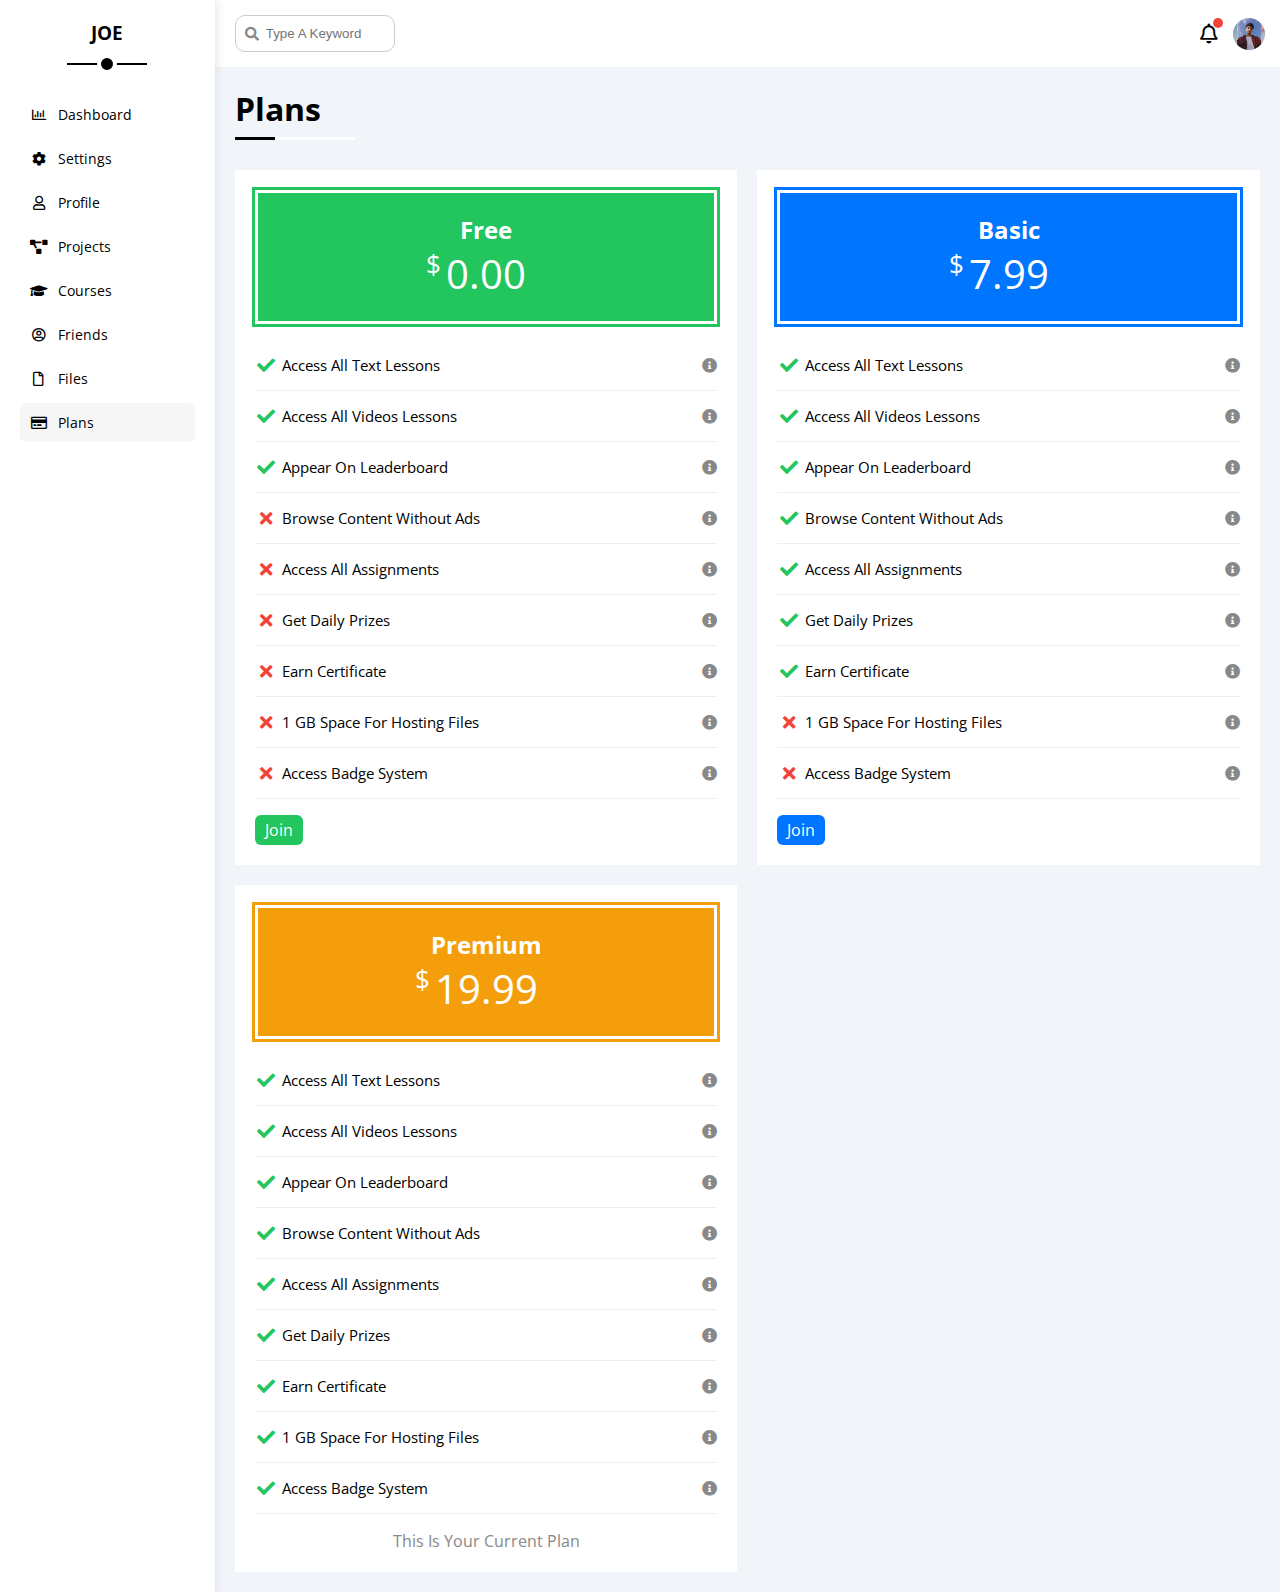
<file: plans.html>
<!DOCTYPE html>
<html lang="en">
<head>
    <meta charset="UTF-8">
    <meta http-equiv="X-UA-Compatible" content="IE=edge">
    <meta name="viewport" content="width=device-width, initial-scale=1.0">
    <!-- Start Font Awesome -->
    <link rel="stylesheet" href="css/all.min.css">
    <!-- End Font Awesome -->
    <link rel="stylesheet" href="css/framework.css">
    <link rel="stylesheet" href="css/master.css">
    <!-- <link rel="stylesheet" href="css/normalize.css"> -->
    <!-- Start Google Fonts -->
    <link rel="preconnect" href="https://fonts.googleapis.com">
    <link rel="preconnect" href="https://fonts.gstatic.com" crossorigin>
    <link href="https://fonts.googleapis.com/css2?family=Open+Sans:wght@300;500&#038;display=swap" rel="stylesheet" />
    <!-- End Google Fonts -->
        <!-- Start Favicon -->
        <link rel="icon" type="image/x-icon" href="imgs/money-favicon.ico" />
        <!-- End Favicon -->
    <title>Plans</title>
</head>
<body>
    <div class="page d-flex">
        <div class="sidebar bg-white p-20 p-relative">
            <h3 class="p-relative txt-c mt-0">JOE</h3>
            <ul>
                <li>
                    <a class="d-flex align-center fs-14 c-black rad-6 p-10" href="index.html">
                        <i class="fa-regular fa-chart-bar fa-fw"></i>
                        <span>Dashboard</span>
                    </a>
                </li>
                <li>
                    <a class="d-flex align-center fs-14 c-black rad-6 p-10" href="settings.html">
                        <i class="fa-solid fa-gear fa-fw"></i>
                        <span>Settings</span>
                    </a>
                </li>
                <li>
                    <a class="d-flex align-center fs-14 c-black rad-6 p-10" href="profile.html">
                        <i class="fa-regular fa-user fa-fw"></i>
                        <span>Profile</span>
                    </a>
                </li>
                <li>
                    <a class="d-flex align-center fs-14 c-black rad-6 p-10" href="projects.html">
                        <i class="fa-solid fa-diagram-project fa-fw"></i>
                        <span>Projects</span>
                    </a>
                </li>
                <li>
                    <a class="d-flex align-center fs-14 c-black rad-6 p-10" href="courses.html">
                        <i class="fa-solid fa-graduation-cap fa-fw"></i>
                        <span>Courses</span>
                    </a>
                </li>
                <li>
                    <a class="d-flex align-center fs-14 c-black rad-6 p-10" href="friends.html">
                        <i class="fa-regular fa-circle-user fa-fw"></i>
                        <span>Friends</span>
                    </a>
                </li>
                <li>
                    <a class="d-flex align-center fs-14 c-black rad-6 p-10" href="files.html">
                        <i class="fa-regular fa-file fa-fw"></i>
                        <span>Files</span>
                    </a>
                </li>
                <li>
                    <a class="activ d-flex align-center fs-14 c-black rad-6 p-10" href="plans.html">
                        <i class="fa-regular fa-credit-card fa-fw"></i>
                        <span>Plans</span>
                    </a>
                </li>
            </ul>
        </div>            
        <div class="content w-full">
            <!-- Start Head -->
            <div class="head bg-white p-15 between-flex">
                <div class="search p-relative">
                    <input class="p-10" type="search" placeholder="Type A Keyword">
                </div>
                <div class="icons d-flex align-center">
                    <span class="notification p-relative">
                        <i class="fa-regular fa-bell fa-lg"></i>
                    </span>
                    <img src="imgs/PicsArt_12-13-07.23.03.jpg" alt="">
                </div>

            </div>
            <!-- End Head -->
            <h1 class="p-relative">Plans</h1>
            <div class="plans-page m-20 d-grid gap-20">
                <div class="plan green bg-white p-20">
                    <div class="top bg-green txt-c p-20">
                        <h2 class="m-0 c-white">Free</h2>
                        <div class="price c-white"><span>$</span>0.00</div>
                    </div>
                    <ul>
                        <li>
                            <i class="fa-solid fa-check fa-fw yes"></i>
                            <span>Access All Text Lessons</span>
                            <i class="fa-solid fa-circle-info help"></i>
                          </li>
                          <li>
                            <i class="fa-solid fa-check fa-fw yes"></i>
                            <span>Access All Videos Lessons</span>
                            <i class="fa-solid fa-circle-info help"></i>
                          </li>
                          <li>
                            <i class="fa-solid fa-check fa-fw yes"></i>
                            <span>Appear On Leaderboard</span>
                            <i class="fa-solid fa-circle-info help"></i>
                          </li>
                          <li>
                            <i class="fa-solid fa-xmark fa-fw"></i>
                            <span>Browse Content Without Ads</span>
                            <i class="fa-solid fa-circle-info help"></i>
                          </li>
                          <li>
                            <i class="fa-solid fa-xmark fa-fw"></i>
                            <span>Access All Assignments</span>
                            <i class="fa-solid fa-circle-info help"></i>
                          </li>
                          <li>
                            <i class="fa-solid fa-xmark fa-fw"></i>
                            <span>Get Daily Prizes</span>
                            <i class="fa-solid fa-circle-info help"></i>
                          </li>
                          <li>
                            <i class="fa-solid fa-xmark fa-fw"></i>
                            <span>Earn Certificate</span>
                            <i class="fa-solid fa-circle-info help"></i>
                          </li>
                          <li>
                            <i class="fa-solid fa-xmark fa-fw"></i>
                            <span>1 GB Space For Hosting Files</span>
                            <i class="fa-solid fa-circle-info help"></i>
                          </li>
                          <li>
                            <i class="fa-solid fa-xmark fa-fw"></i>
                            <span>Access Badge System</span>
                            <i class="fa-solid fa-circle-info help"></i>
                          </li>           
                    </ul>
                    <a class="btn-shape bg-green c-white d-block w-fit" href="courses.html">Join</a>
                </div>
                 <!-- Start Plan -->
          <div class="plan blue bg-white p-20">
            <div class="top bg-blue txt-c p-20">
              <h2 class="m-0 c-white">Basic</h2>
              <div class="price c-white"><span>$</span>7.99</div>
            </div>
            <ul class="list-none p-0">
              <li>
                <i class="fa-solid fa-check fa-fw yes"></i>
                <span>Access All Text Lessons</span>
                <i class="fa-solid fa-circle-info help"></i>
              </li>
              <li>
                <i class="fa-solid fa-check fa-fw yes"></i>
                <span>Access All Videos Lessons</span>
                <i class="fa-solid fa-circle-info help"></i>
              </li>
              <li>
                <i class="fa-solid fa-check fa-fw yes"></i>
                <span>Appear On Leaderboard</span>
                <i class="fa-solid fa-circle-info help"></i>
              </li>
              <li>
                <i class="fa-solid fa-check fa-fw yes"></i>
                <span>Browse Content Without Ads</span>
                <i class="fa-solid fa-circle-info help"></i>
              </li>
              <li>
                <i class="fa-solid fa-check fa-fw yes"></i>
                <span>Access All Assignments</span>
                <i class="fa-solid fa-circle-info help"></i>
              </li>
              <li>
                <i class="fa-solid fa-check fa-fw yes"></i>
                <span>Get Daily Prizes</span>
                <i class="fa-solid fa-circle-info help"></i>
              </li>
              <li>
                <i class="fa-solid fa-check fa-fw yes"></i>
                <span>Earn Certificate</span>
                <i class="fa-solid fa-circle-info help"></i>
              </li>
              <li>
                <i class="fa-solid fa-xmark fa-fw"></i>
                <span>1 GB Space For Hosting Files</span>
                <i class="fa-solid fa-circle-info help"></i>
              </li>
              <li>
                <i class="fa-solid fa-xmark fa-fw"></i>
                <span>Access Badge System</span>
                <i class="fa-solid fa-circle-info help"></i>
              </li>
            </ul>
            <a href="#" class="btn-shape bg-blue c-white d-block w-fit">Join</a>
          </div>
          <!-- End Plan -->
          <!-- Start Plan -->
          <div class="plan orange bg-white p-20">
            <div class="top bg-orange txt-c p-20">
              <h2 class="m-0 c-white">Premium</h2>
              <div class="price c-white"><span>$</span>19.99</div>
            </div>
            <ul class="list-none p-0">
              <li>
                <i class="fa-solid fa-check fa-fw yes"></i>
                <span>Access All Text Lessons</span>
                <i class="fa-solid fa-circle-info help"></i>
              </li>
              <li>
                <i class="fa-solid fa-check fa-fw yes"></i>
                <span>Access All Videos Lessons</span>
                <i class="fa-solid fa-circle-info help"></i>
              </li>
              <li>
                <i class="fa-solid fa-check fa-fw yes"></i>
                <span>Appear On Leaderboard</span>
                <i class="fa-solid fa-circle-info help"></i>
              </li>
              <li>
                <i class="fa-solid fa-check fa-fw yes"></i>
                <span>Browse Content Without Ads</span>
                <i class="fa-solid fa-circle-info help"></i>
              </li>
              <li>
                <i class="fa-solid fa-check fa-fw yes"></i>
                <span>Access All Assignments</span>
                <i class="fa-solid fa-circle-info help"></i>
              </li>
              <li>
                <i class="fa-solid fa-check fa-fw yes"></i>
                <span>Get Daily Prizes</span>
                <i class="fa-solid fa-circle-info help"></i>
              </li>
              <li>
                <i class="fa-solid fa-check fa-fw yes"></i>
                <span>Earn Certificate</span>
                <i class="fa-solid fa-circle-info help"></i>
              </li>
              <li>
                <i class="fa-solid fa-check fa-fw yes"></i>
                <span>1 GB Space For Hosting Files</span>
                <i class="fa-solid fa-circle-info help"></i>
              </li>
              <li>
                <i class="fa-solid fa-check fa-fw yes"></i>
                <span>Access Badge System</span>
                <i class="fa-solid fa-circle-info help"></i>
              </li>
            </ul>
            <p class="c-grey m-0 txt-c">This Is Your Current Plan</p>
          </div>
          <!-- End Plan -->
            </div>
        </div>
    </div>    
</body>
</html>
</file>
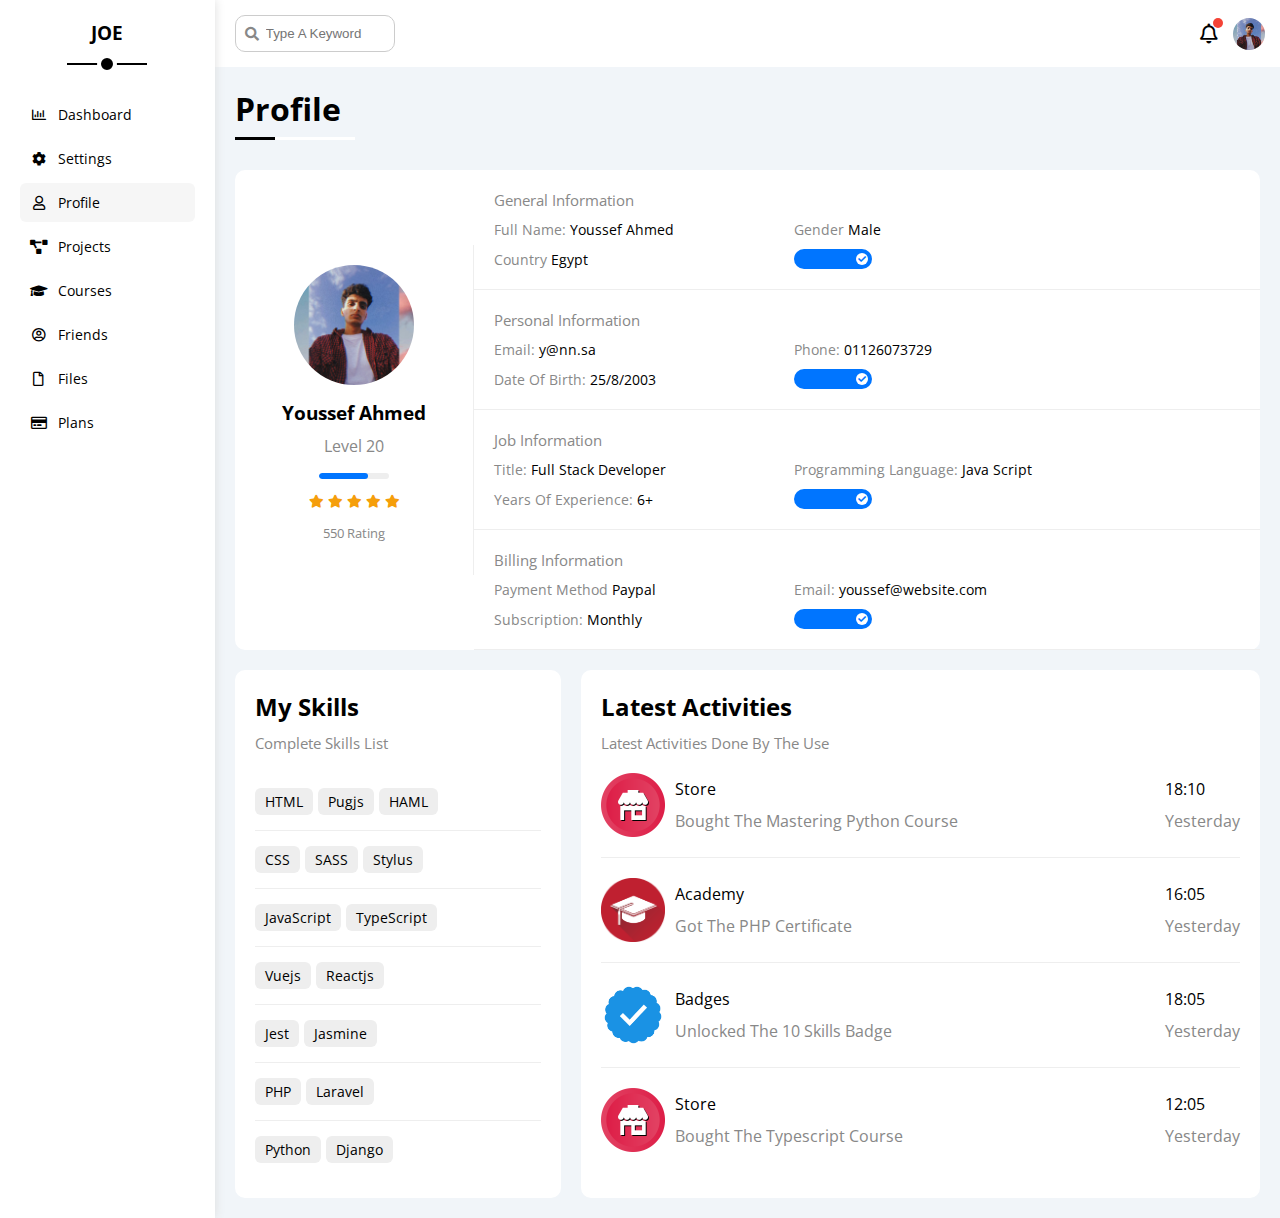
<file: profile.html>
<!DOCTYPE html>
<html lang="en">
<head>
    <meta charset="UTF-8">
    <meta http-equiv="X-UA-Compatible" content="IE=edge">
    <meta name="viewport" content="width=device-width, initial-scale=1.0">
    <!-- Start Font Awesome -->
    <link rel="stylesheet" href="css/all.min.css">
    <!-- End Font Awesome -->
    <link rel="stylesheet" href="css/framework.css">
    <link rel="stylesheet" href="css/master.css">
    <!-- <link rel="stylesheet" href="css/normalize.css"> -->
    <!-- Start Google Fonts -->
    <link rel="preconnect" href="https://fonts.googleapis.com">
    <link rel="preconnect" href="https://fonts.gstatic.com" crossorigin>
    <link href="https://fonts.googleapis.com/css2?family=Open+Sans:wght@300;500&#038;display=swap" rel="stylesheet" />
    <!-- End Google Fonts -->
        <!-- Start Favicon -->
        <link rel="icon" type="image/x-icon" href="imgs/profile-favicon.ico" />
        <!-- End Favicon -->
    <title>Profile</title>
</head>
<body>
    <div class="page d-flex">
        <div class="sidebar bg-white p-20 p-relative">
            <h3 class="p-relative txt-c mt-0">JOE</h3>
            <ul>
                <li>
                    <a class="d-flex align-center fs-14 c-black rad-6 p-10" href="index.html">
                        <i class="fa-regular fa-chart-bar fa-fw"></i>
                        <span>Dashboard</span>
                    </a>
                </li>
                <li>
                    <a class="d-flex align-center fs-14 c-black rad-6 p-10" href="settings.html">
                        <i class="fa-solid fa-gear fa-fw"></i>
                        <span>Settings</span>
                    </a>
                </li>
                <li>
                    <a class="activ d-flex align-center fs-14 c-black rad-6 p-10" href="profile.html">
                        <i class="fa-regular fa-user fa-fw"></i>
                        <span>Profile</span>
                    </a>
                </li>
                <li>
                    <a class="d-flex align-center fs-14 c-black rad-6 p-10" href="projects.html">
                        <i class="fa-solid fa-diagram-project fa-fw"></i>
                        <span>Projects</span>
                    </a>
                </li>
                <li>
                    <a class="d-flex align-center fs-14 c-black rad-6 p-10" href="courses.html">
                        <i class="fa-solid fa-graduation-cap fa-fw"></i>
                        <span>Courses</span>
                    </a>
                </li>
                <li>
                    <a class="d-flex align-center fs-14 c-black rad-6 p-10" href="friends.html">
                        <i class="fa-regular fa-circle-user fa-fw"></i>
                        <span>Friends</span>
                    </a>
                </li>
                <li>
                    <a class="d-flex align-center fs-14 c-black rad-6 p-10" href="files.html">
                        <i class="fa-regular fa-file fa-fw"></i>
                        <span>Files</span>
                    </a>
                </li>
                <li>
                    <a class="d-flex align-center fs-14 c-black rad-6 p-10" href="plans.html">
                        <i class="fa-regular fa-credit-card fa-fw"></i>
                        <span>Plans</span>
                    </a>
                </li>
            </ul>
        </div>            
        <div class="content w-full">
            <!-- Start Head -->
            <div class="head bg-white p-15 between-flex">
                <div class="search p-relative">
                    <input class="p-10" type="search" placeholder="Type A Keyword">
                </div>
                <div class="icons d-flex align-center">
                    <span class="notification p-relative">
                        <i class="fa-regular fa-bell fa-lg"></i>
                    </span>
                    <img src="imgs/PicsArt_12-13-07.23.03.jpg" alt="">
                </div>

            </div>
            <!-- End Head -->
            <h1 class="p-relative">Profile</h1>
            <div class="profile-page m-20">
                <!-- Start Overview -->
                <div class="overview bg-white rad-10 d-flex align-center">
                    <div class="avatar-box txt-c p-20">
                        <img class="mb-10 rad-half mb-10" src="imgs/PicsArt_12-13-07.23.03.jpg" alt="">
                        <h3 class="m-0">Youssef Ahmed</h3>
                        <p class="c-grey mt-10">Level 20</p>
                        <div class="level rad-6 bg-eee p-relative">
                            <span style="width: 70%"></span>
                        </div>
                        <div class="rating mt-10 mb-10">
                            <i class="fa-solid fa-star c-orange fs-13"></i>
                            <i class="fa-solid fa-star c-orange fs-13"></i>
                            <i class="fa-solid fa-star c-orange fs-13"></i>
                            <i class="fa-solid fa-star c-orange fs-13"></i>
                            <i class="fa-solid fa-star c-orange fs-13"></i>
                        </div>
                        <p class="c-grey fs-13">550 Rating</p>
                    </div>
                    <div class="info-box w-full txt-c-mobile">
                        <!-- Start Information Row -->
                        <div class="box p-20 d-flex align-center">
                            <h4 class="c-grey fs-15 m-0 w-full fw-normal">General  Information</h4>
                            <div class="fs-14">
                                <span class="c-grey">Full Name:</span>
                                <span>Youssef Ahmed</span>
                            </div>
                            <div class="fs-14">
                                <span class="c-grey">Gender</span>
                                <span>Male</span>
                            </div>
                            <div class="fs-14">
                                <span class="c-grey">Country</span>
                                <span>Egypt</span>
                            </div>
                            <div class="fs-14">
                                <label>
                                    <input class="toggle-checkbox" type="checkbox" checked>
                                    <div class="toggle-switch"></div>
                                </label>
                            </div>
                        </div>
                        <!-- End Information -->
                        <!-- Start Information Row -->
                        <div class="box p-20 d-flex align-center">
                            <h4 class="c-grey fs-15 m-0 w-full fw-normal">Personal Information</h4>
                            <div class="fs-14">
                                <span class="c-grey">Email:</span>
                                <span>y@nn.sa</span>
                            </div>
                            <div class="fs-14">
                                <span class="c-grey">Phone:</span>
                                <span>01126073729</span>
                            </div>
                            <div class="fs-14">
                                <span class="c-grey">Date Of Birth:</span>
                                <span>25/8/2003</span>
                            </div>
                            <div class="fs-14">
                                <label>
                                    <input class="toggle-checkbox" type="checkbox" checked>
                                    <div class="toggle-switch"></div>
                                </label>
                            </div>
                        </div>
                        <!-- End Information -->
                        <!-- Start Information Row -->
                        <div class="box p-20 d-flex align-center">
                            <h4 class="c-grey fs-15 m-0 w-full fw-normal">Job Information</h4>
                            <div class="fs-14">
                                <span class="c-grey">Title:</span>
                                <span>Full Stack Developer</span>
                            </div>
                            <div class="fs-14">
                                <span class="c-grey">Programming Language:</span>
                                <span>Java Script</span>
                            </div>
                            <div class="fs-14">
                                <span class="c-grey">Years Of Experience:</span>
                                <span>6+</span>
                            </div>
                            <div class="fs-14">
                                <label>
                                    <input class="toggle-checkbox" type="checkbox" checked>
                                    <div class="toggle-switch"></div>
                                </label>
                            </div>
                        </div>
                        <!-- End Information -->
                        <!-- Start Information Row -->    
                        <div class="box p-20 d-flex align-center">
                            <h4 class="c-grey fs-15 m-0 w-full fw-normal">Billing Information</h4>
                            <div class="fs-14">
                                <span class="c-grey">Payment Method</span>
                                <span>Paypal</span>
                            </div>
                            <div class="fs-14">
                                <span class="c-grey">Email:</span>
                                <span>youssef@website.com</span>
                            </div>
                            <div class="fs-14">
                                <span class="c-grey">Subscription:</span>
                                <span>Monthly</span>
                            </div>
                            <div class="fs-14">
                                <label>
                                    <input class="toggle-checkbox" type="checkbox" checked>
                                    <div class="toggle-switch"></div>
                                </label>
                            </div>
                        </div>
                        <!-- End Information Row -->
                    </div>
                </div>
                <!-- End Overview -->
                <!-- Start Other Data -->
                <div class="other-data d-flex gap-20">
                    <div class="skills-card p-20 bg-white rad-10 mt-20">
                        <h2 class="mt-0 mb-10">My Skills</h2>
                        <p class="mt-0 mb-20 c-grey fs-15">Complete Skills List</p>
                        <ul class="m-0 txt-c-mobile">
                            <li><span>HTML</span><span>Pugjs</span><span>HAML</span></li>
                            <li><span>CSS</span><span>SASS</span><span>Stylus</span></li>
                            <li><span>JavaScript</span><span>TypeScript</span></li>
                            <li><span>Vuejs</span><span>Reactjs</span></li>
                            <li><span>Jest</span><span>Jasmine</span></li>
                            <li><span>PHP</span><span>Laravel</span></li>
                            <li><span>Python</span><span>Django</span></li>
                        </ul>
                    </div>
                    <div class="activities p-20 bg-white rad-10 mt-20">
                        <h2 class="mt-0 mb-10">Latest Activities</h2>
                        <p class="mt-0 mb-20 c-grey fs-15">Latest Activities Done By The Use</p>
                        <div class="activity d-flex align-center txt-c-mobile">
                            <img src="imgs/activity-01.png" alt="">
                            <div class="info">
                                <span class="d-block mb-10">Store</span>
                                <span class="c-grey">Bought The Mastering Python Course</span>
                            </div>
                            <div class="date">
                                <span class=" d-block mb-10">18:10</span>
                                <span class="c-grey">Yesterday</span>
                            </div>

                        </div>
                        <div class="activity d-flex align-center txt-c-mobile">
                            <img src="imgs/activity-02.png" alt="">
                            <div class="info">
                                <span class="d-block mb-10">Academy</span>
                                <span class="c-grey">Got The PHP Certificate</span>
                            </div>
                            <div class="date">
                                <span class=" d-block mb-10">16:05</span>
                                <span class="c-grey">Yesterday</span>
                            </div>

                        </div>
                        <div class="activity d-flex align-center txt-c-mobile">
                            <img src="imgs/activity-03.png" alt="">
                            <div class="info">
                                <span class="d-block mb-10">Badges</span>
                                <span class="c-grey">Unlocked The 10 Skills Badge</span>
                            </div>
                            <div class="date">
                                <span class=" d-block mb-10">18:05</span>
                                <span class="c-grey">Yesterday</span>
                            </div>

                        </div>
                        <div class="activity d-flex align-center txt-c-mobile">
                            <img src="imgs/activity-01.png" alt="">
                            <div class="info">
                                <span class="d-block mb-10">Store</span>
                                <span class="c-grey">Bought The Typescript Course</span>
                            </div>
                            <div class="date">
                                <span class=" d-block mb-10">12:05</span>
                                <span class="c-grey">Yesterday</span>
                            </div>

                        </div>
                    </div>
                </div>
                <!-- End Other Data -->
            </div>
        </div>
    </div>    
</body>
</html>
</file>
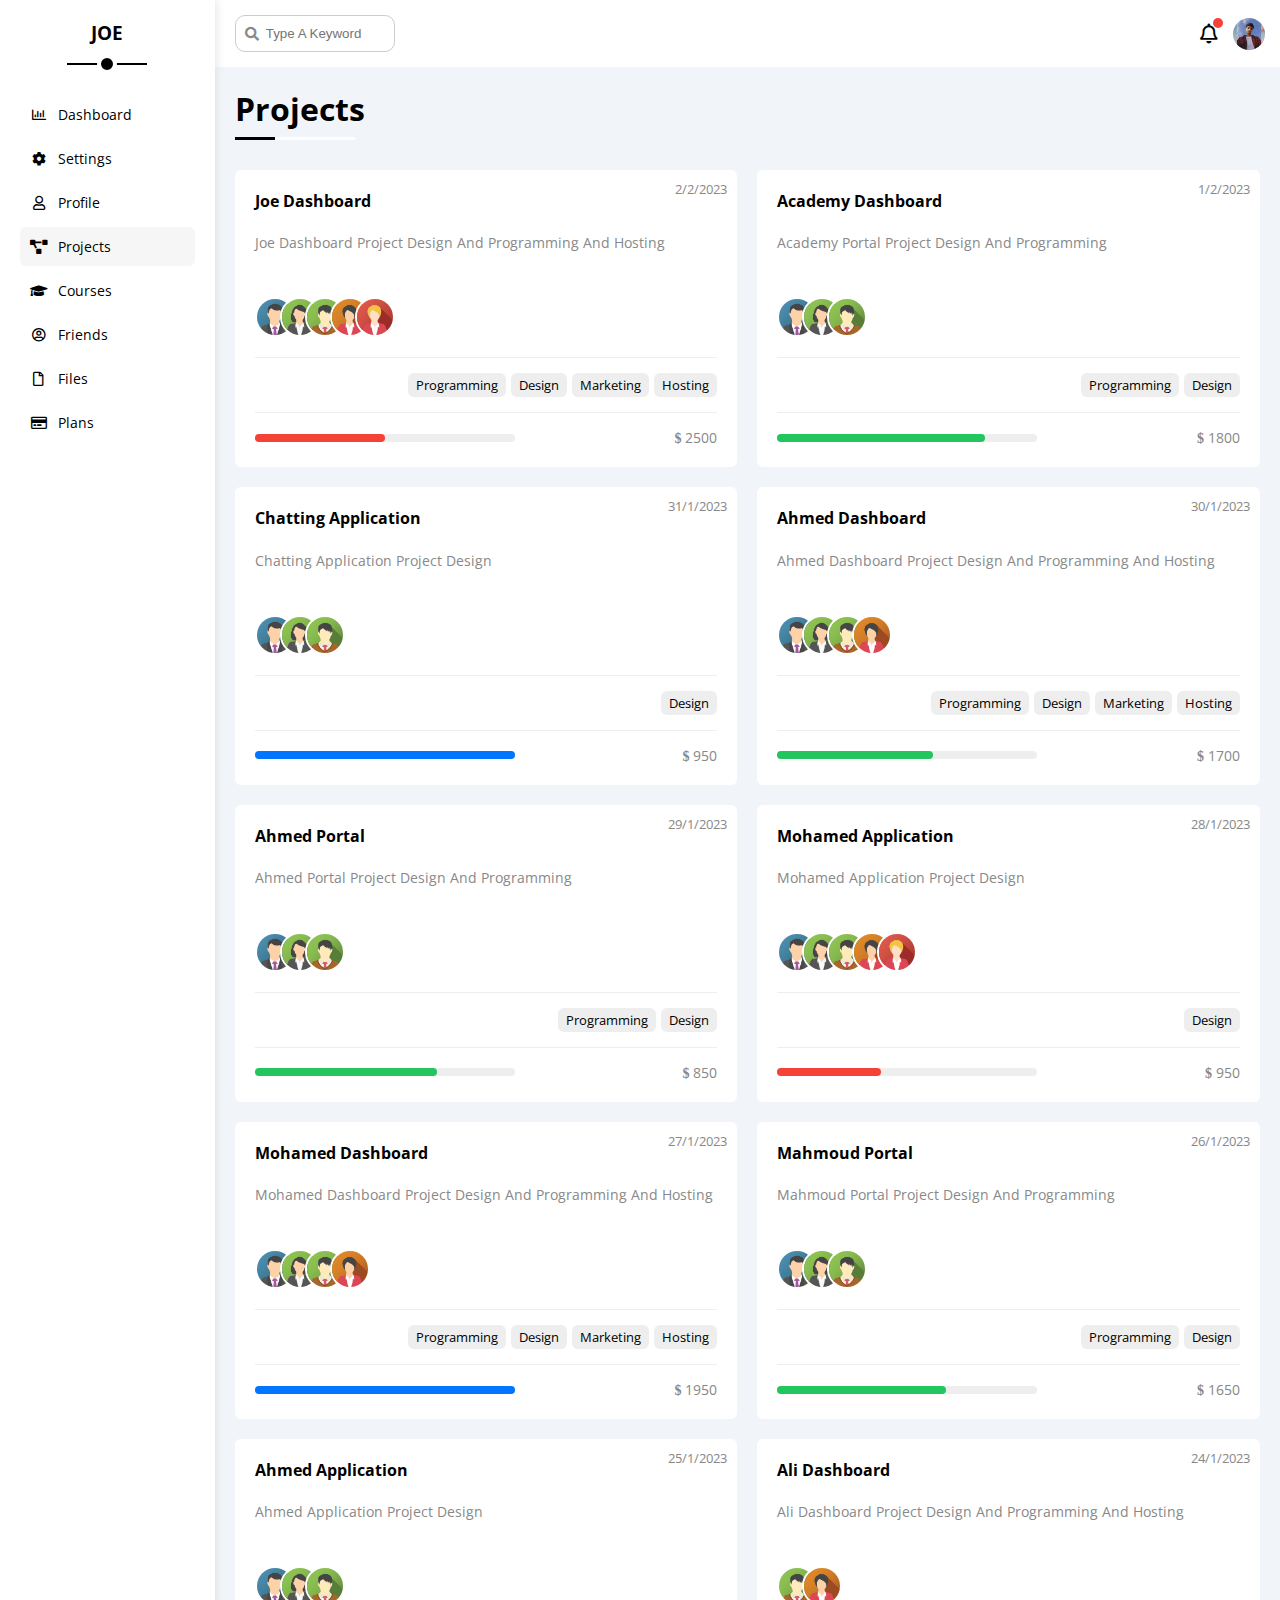
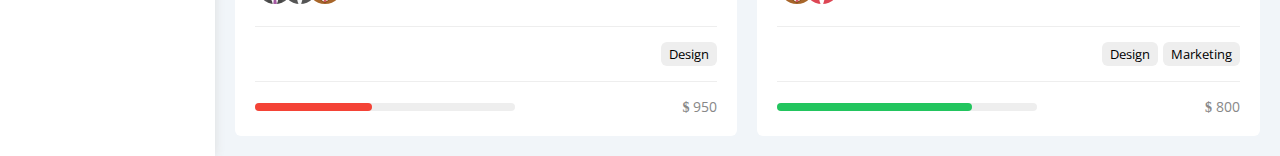
<file: projects.html>
<!DOCTYPE html>
<html lang="en">
<head>
    <meta charset="UTF-8">
    <meta http-equiv="X-UA-Compatible" content="IE=edge">
    <meta name="viewport" content="width=device-width, initial-scale=1.0">
    <!-- Start Font Awesome -->
    <link rel="stylesheet" href="css/all.min.css">
    <!-- End Font Awesome -->
    <link rel="stylesheet" href="css/framework.css">
    <link rel="stylesheet" href="css/master.css">
    <!-- <link rel="stylesheet" href="css/normalize.css"> -->
    <!-- Start Google Fonts -->
    <link rel="preconnect" href="https://fonts.googleapis.com">
    <link rel="preconnect" href="https://fonts.gstatic.com" crossorigin>
    <link href="https://fonts.googleapis.com/css2?family=Open+Sans:wght@300;500&#038;display=swap" rel="stylesheet" />
    <!-- End Google Fonts -->
        <!-- Start Favicon -->
        <link rel="icon" type="image/x-icon" href="imgs/projects-favicon.ico" />
        <!-- End Favicon -->
    <title>Projects</title>
</head>
<body>
    <div class="page d-flex">
        <div class="sidebar bg-white p-20 p-relative">
            <h3 class="p-relative txt-c mt-0">JOE</h3>
            <ul>
                <li>
                    <a class="d-flex align-center fs-14 c-black rad-6 p-10" href="index.html">
                        <i class="fa-regular fa-chart-bar fa-fw"></i>
                        <span>Dashboard</span>
                    </a>
                </li>
                <li>
                    <a class="d-flex align-center fs-14 c-black rad-6 p-10" href="settings.html">
                        <i class="fa-solid fa-gear fa-fw"></i>
                        <span>Settings</span>
                    </a>
                </li>
                <li>
                    <a class="d-flex align-center fs-14 c-black rad-6 p-10" href="profile.html">
                        <i class="fa-regular fa-user fa-fw"></i>
                        <span>Profile</span>
                    </a>
                </li>
                <li>
                    <a class="activ d-flex align-center fs-14 c-black rad-6 p-10" href="projects.html">
                        <i class="fa-solid fa-diagram-project fa-fw"></i>
                        <span>Projects</span>
                    </a>
                </li>
                <li>
                    <a class="d-flex align-center fs-14 c-black rad-6 p-10" href="courses.html">
                        <i class="fa-solid fa-graduation-cap fa-fw"></i>
                        <span>Courses</span>
                    </a>
                </li>
                <li>
                    <a class="d-flex align-center fs-14 c-black rad-6 p-10" href="friends.html">
                        <i class="fa-regular fa-circle-user fa-fw"></i>
                        <span>Friends</span>
                    </a>
                </li>
                <li>
                    <a class="d-flex align-center fs-14 c-black rad-6 p-10" href="files.html">
                        <i class="fa-regular fa-file fa-fw"></i>
                        <span>Files</span>
                    </a>
                </li>
                <li>
                    <a class="d-flex align-center fs-14 c-black rad-6 p-10" href="plans.html">
                        <i class="fa-regular fa-credit-card fa-fw"></i>
                        <span>Plans</span>
                    </a>
                </li>
            </ul>
        </div>            
        <div class="content w-full">
            <!-- Start Head -->
            <div class="head bg-white p-15 between-flex">
                <div class="search p-relative">
                    <input class="p-10" type="search" placeholder="Type A Keyword">
                </div>
                <div class="icons d-flex align-center">
                    <span class="notification p-relative">
                        <i class="fa-regular fa-bell fa-lg"></i>
                    </span>
                    <img src="imgs/PicsArt_12-13-07.23.03.jpg" alt="">
                </div>

            </div>
            <!-- End Head -->
            <h1 class="p-relative">Projects</h1>
            <div class="projects-page m-20 d-grid gap-20">
                <div class="project bg-white p-20 rad-6 p-relative">
                    <span class="date fs-13 c-grey">2/2/2023</span>
                    <h4 class="mt-0">Joe Dashboard</h4>
                    <p class="c-grey mt-10 mb-10 fs-14">Joe Dashboard Project Design And Programming And Hosting</p>
                    <div class="team">
                        <a href="#"><img src="imgs/team-01.png" alt=""></a>
                        <a href="#"><img src="imgs/team-02.png" alt=""></a>
                        <a href="#"><img src="imgs/team-03.png" alt=""></a>
                        <a href="#"><img src="imgs/team-04.png" alt=""></a>
                        <a href="#"><img src="imgs/team-05.png" alt=""></a>
                    </div>
                    <div class="do d-flex">
                        <span class="fs-13 rad-6 bg-eee">Programming</span>
                        <span class="fs-13 rad-6 bg-eee">Design</span>
                        <span class="fs-13 rad-6 bg-eee">Marketing</span>
                        <span class="fs-13 rad-6 bg-eee">Hosting</span>
                    </div>
                    <div class="info between-flex">
                        <div class="prog bg-eee">
                            <span class="bg-red" style="width: 50%"></span>
                        </div>
                        <div class="fs-14 c-grey">
                            <i class="fa-solid fa-dollar-sign"></i>
                            2500
                        </div>
                    </div>
                </div>
                <div class="project bg-white p-20 rad-6 p-relative">
                    <span class="date fs-13 c-grey">1/2/2023</span>
                    <h4 class="mt-0">Academy Dashboard</h4>
                    <p class="c-grey mt-10 mb-10 fs-14">Academy Portal Project Design And Programming</p>
                    <div class="team">
                        <a href="#"><img src="imgs/team-01.png" alt=""></a>
                        <a href="#"><img src="imgs/team-02.png" alt=""></a>
                        <a href="#"><img src="imgs/team-03.png" alt=""></a>
                    </div>
                    <div class="do d-flex">
                        <span class="fs-13 rad-6 bg-eee">Programming</span>
                        <span class="fs-13 rad-6 bg-eee">Design</span>
                    </div>
                    <div class="info between-flex">
                        <div class="prog bg-eee">
                            <span class="bg-green" style="width: 80%"></span>
                        </div>
                        <div class="fs-14 c-grey">
                            <i class="fa-solid fa-dollar-sign"></i>
                            1800
                        </div>
                    </div>
                </div>
                <div class="project bg-white p-20 rad-6 p-relative">
                    <span class="date fs-13 c-grey">31/1/2023</span>
                    <h4 class="mt-0">Chatting Application</h4>
                    <p class="c-grey mt-10 mb-10 fs-14">Chatting Application Project Design</p>
                    <div class="team">
                        <a href="#"><img src="imgs/team-01.png" alt=""></a>
                        <a href="#"><img src="imgs/team-02.png" alt=""></a>
                        <a href="#"><img src="imgs/team-03.png" alt=""></a>
                    </div>
                    <div class="do d-flex">
                        <span class="fs-13 rad-6 bg-eee">Design</span>
                    </div>
                    <div class="info between-flex">
                        <div class="prog bg-eee">
                            <span class="bg-blue" style="width: 100%"></span>
                        </div>
                        <div class="fs-14 c-grey">
                            <i class="fa-solid fa-dollar-sign"></i>
                            950
                        </div>
                    </div>
                </div>
                <div class="project bg-white p-20 rad-6 p-relative">
                    <span class="date fs-13 c-grey">30/1/2023</span>
                    <h4 class="mt-0">Ahmed Dashboard</h4>
                    <p class="c-grey mt-10 mb-10 fs-14">Ahmed Dashboard Project Design And Programming And Hosting</p>
                    <div class="team">
                        <a href="#"><img src="imgs/team-01.png" alt=""></a>
                        <a href="#"><img src="imgs/team-02.png" alt=""></a>
                        <a href="#"><img src="imgs/team-03.png" alt=""></a>
                        <a href="#"><img src="imgs/team-04.png" alt=""></a>
                    </div>
                    <div class="do d-flex">
                        <span class="fs-13 rad-6 bg-eee">Programming</span>
                        <span class="fs-13 rad-6 bg-eee">Design</span>
                        <span class="fs-13 rad-6 bg-eee">Marketing</span>
                        <span class="fs-13 rad-6 bg-eee">Hosting</span>
                    </div>
                    <div class="info between-flex">
                        <div class="prog bg-eee">
                            <span class="bg-green" style="width: 60%"></span>
                        </div>
                        <div class="fs-14 c-grey">
                            <i class="fa-solid fa-dollar-sign"></i>
                            1700
                        </div>
                    </div>
                </div>
                <div class="project bg-white p-20 rad-6 p-relative">
                    <span class="date fs-13 c-grey">29/1/2023</span>
                    <h4 class="mt-0">Ahmed Portal</h4>
                    <p class="c-grey mt-10 mb-10 fs-14">Ahmed Portal Project Design And Programming</p>
                    <div class="team">
                        <a href="#"><img src="imgs/team-01.png" alt=""></a>
                        <a href="#"><img src="imgs/team-02.png" alt=""></a>
                        <a href="#"><img src="imgs/team-03.png" alt=""></a>
                    </div>
                    <div class="do d-flex">
                        <span class="fs-13 rad-6 bg-eee">Programming</span>
                        <span class="fs-13 rad-6 bg-eee">Design</span>
                    </div>
                    <div class="info between-flex">
                        <div class="prog bg-eee">
                            <span class="bg-green" style="width: 70%"></span>
                        </div>
                        <div class="fs-14 c-grey">
                            <i class="fa-solid fa-dollar-sign"></i>
                            850
                        </div>
                    </div>
                </div>
                <div class="project bg-white p-20 rad-6 p-relative">
                    <span class="date fs-13 c-grey">28/1/2023</span>
                    <h4 class="mt-0">Mohamed Application</h4>
                    <p class="c-grey mt-10 mb-10 fs-14">Mohamed Application Project Design</p>
                    <div class="team">
                        <a href="#"><img src="imgs/team-01.png" alt=""></a>
                        <a href="#"><img src="imgs/team-02.png" alt=""></a>
                        <a href="#"><img src="imgs/team-03.png" alt=""></a>
                        <a href="#"><img src="imgs/team-04.png" alt=""></a>
                        <a href="#"><img src="imgs/team-05.png" alt=""></a>
                    </div>
                    <div class="do d-flex">
                        <span class="fs-13 rad-6 bg-eee">Design</span>
                    </div>
                    <div class="info between-flex">
                        <div class="prog bg-eee">
                            <span class="bg-red" style="width: 40%"></span>
                        </div>
                        <div class="fs-14 c-grey">
                            <i class="fa-solid fa-dollar-sign"></i>
                            950
                        </div>
                    </div>
                </div>
                <div class="project bg-white p-20 rad-6 p-relative">
                    <span class="date fs-13 c-grey">27/1/2023</span>
                    <h4 class="mt-0">Mohamed Dashboard</h4>
                    <p class="c-grey mt-10 mb-10 fs-14">Mohamed Dashboard Project Design And Programming And Hosting</p>
                    <div class="team">
                        <a href="#"><img src="imgs/team-01.png" alt=""></a>
                        <a href="#"><img src="imgs/team-02.png" alt=""></a>
                        <a href="#"><img src="imgs/team-03.png" alt=""></a>
                        <a href="#"><img src="imgs/team-04.png" alt=""></a>
                    </div>
                    <div class="do d-flex">
                        <span class="fs-13 rad-6 bg-eee">Programming</span>
                        <span class="fs-13 rad-6 bg-eee">Design</span>
                        <span class="fs-13 rad-6 bg-eee">Marketing</span>
                        <span class="fs-13 rad-6 bg-eee">Hosting</span>
                    </div>
                    <div class="info between-flex">
                        <div class="prog bg-eee">
                            <span class="bg-blue" style="width: 100%"></span>
                        </div>
                        <div class="fs-14 c-grey">
                            <i class="fa-solid fa-dollar-sign"></i>
                            1950
                        </div>
                    </div>
                </div>
                <div class="project bg-white p-20 rad-6 p-relative">
                    <span class="date fs-13 c-grey">26/1/2023</span>
                    <h4 class="mt-0">Mahmoud Portal</h4>
                    <p class="c-grey mt-10 mb-10 fs-14">Mahmoud Portal Project Design And Programming</p>
                    <div class="team">
                        <a href="#"><img src="imgs/team-01.png" alt=""></a>
                        <a href="#"><img src="imgs/team-02.png" alt=""></a>
                        <a href="#"><img src="imgs/team-03.png" alt=""></a>
                    </div>
                    <div class="do d-flex">
                        <span class="fs-13 rad-6 bg-eee">Programming</span>
                        <span class="fs-13 rad-6 bg-eee">Design</span>
                    </div>
                    <div class="info between-flex">
                        <div class="prog bg-eee">
                            <span class="bg-green" style="width: 65%"></span>
                        </div>
                        <div class="fs-14 c-grey">
                            <i class="fa-solid fa-dollar-sign"></i>
                            1650
                        </div>
                    </div>
                </div>
                <div class="project bg-white p-20 rad-6 p-relative">
                    <span class="date fs-13 c-grey">25/1/2023</span>
                    <h4 class="mt-0">Ahmed Application</h4>
                    <p class="c-grey mt-10 mb-10 fs-14">Ahmed Application Project Design</p>
                    <div class="team">
                        <a href="#"><img src="imgs/team-01.png" alt=""></a>
                        <a href="#"><img src="imgs/team-02.png" alt=""></a>
                        <a href="#"><img src="imgs/team-03.png" alt=""></a>
                    </div>
                    <div class="do d-flex">
                        <span class="fs-13 rad-6 bg-eee">Design</span>
                    </div>
                    <div class="info between-flex">
                        <div class="prog bg-eee">
                            <span class="bg-red" style="width: 45%"></span>
                        </div>
                        <div class="fs-14 c-grey">
                            <i class="fa-solid fa-dollar-sign"></i>
                            950
                        </div>
                    </div>
                </div>
                <div class="project bg-white p-20 rad-6 p-relative">
                    <span class="date fs-13 c-grey">24/1/2023</span>
                    <h4 class="mt-0">Ali Dashboard</h4>
                    <p class="c-grey mt-10 mb-10 fs-14">Ali Dashboard Project Design And Programming And Hosting</p>
                    <div class="team">
                        <a href="#"><img src="imgs/team-03.png" alt=""></a>
                        <a href="#"><img src="imgs/team-04.png" alt=""></a>
                    </div>
                    <div class="do d-flex">
                        <span class="fs-13 rad-6 bg-eee">Design</span>
                        <span class="fs-13 rad-6 bg-eee">Marketing</span>
                    </div>
                    <div class="info between-flex">
                        <div class="prog bg-eee">
                            <span class="bg-green" style="width: 75%"></span>
                        </div>
                        <div class="fs-14 c-grey">
                            <i class="fa-solid fa-dollar-sign"></i>
                            800
                        </div>
                    </div>
                </div>
            </div>
        </div>
    </div>    
</body>
</html>
</file>
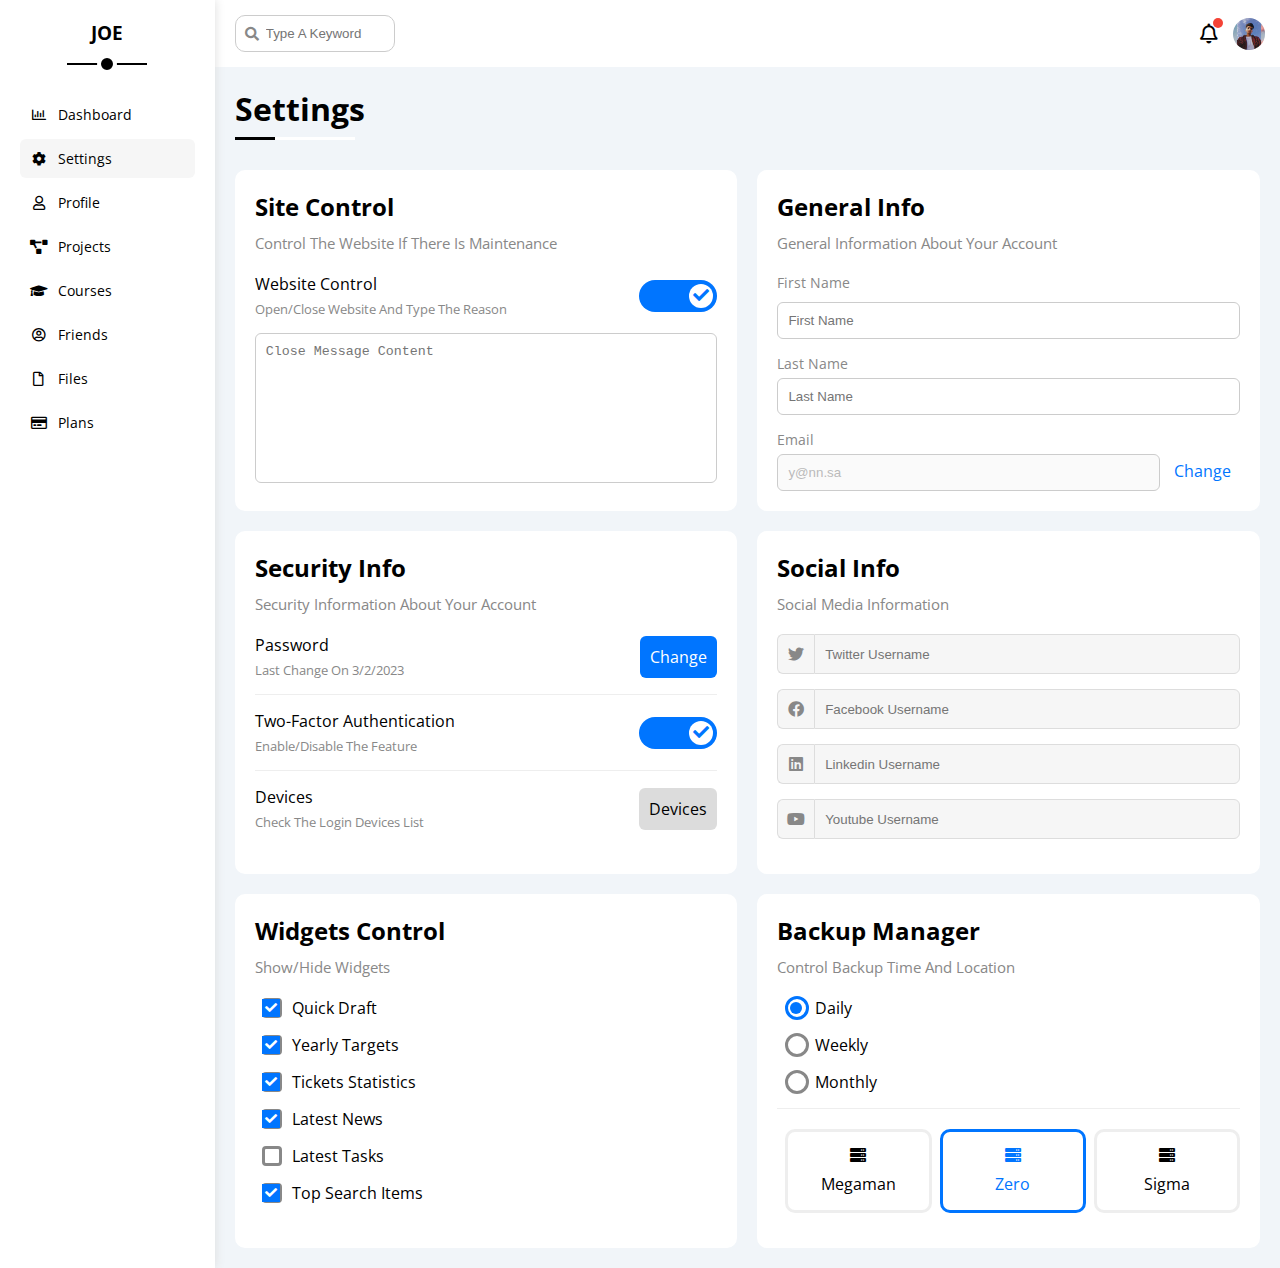
<file: settings.html>
<!DOCTYPE html>
<html lang="en">
<head>
    <meta charset="UTF-8">
    <meta http-equiv="X-UA-Compatible" content="IE=edge">
    <meta name="viewport" content="width=device-width, initial-scale=1.0">
    <!-- Start Font Awesome -->
    <link rel="stylesheet" href="css/all.min.css">
    <!-- End Font Awesome -->
    <link rel="stylesheet" href="css/framework.css">
    <link rel="stylesheet" href="css/master.css">
    <!-- <link rel="stylesheet" href="css/normalize.css"> -->
    <!-- Start Google Fonts -->
    <link rel="preconnect" href="https://fonts.googleapis.com">
    <link rel="preconnect" href="https://fonts.gstatic.com" crossorigin>
    <link href="https://fonts.googleapis.com/css2?family=Open+Sans:wght@300;500&#038;display=swap" rel="stylesheet" />
    <!-- End Google Fonts -->
    <!-- Start Favicon -->
    <link rel="icon" type="image/x-icon" href="imgs/settings-favicon.ico" />
    <!-- End Favicon -->
    <title>Settings</title>
</head>
<body>
    <div class="page d-flex">
        <div class="sidebar bg-white p-20 p-relative">
            <h3 class="p-relative txt-c mt-0">JOE</h3>
            <ul>
                <li>
                    <a class="d-flex align-center fs-14 c-black rad-6 p-10" href="index.html">
                        <i class="fa-regular fa-chart-bar fa-fw"></i>
                        <span>Dashboard</span>
                    </a>
                </li>
                <li>
                    <a class="activ d-flex align-center fs-14 c-black rad-6 p-10" href="settings.html">
                        <i class="fa-solid fa-gear fa-fw"></i>
                        <span>Settings</span>
                    </a>
                </li>
                <li>
                    <a class="d-flex align-center fs-14 c-black rad-6 p-10" href="profile.html">
                        <i class="fa-regular fa-user fa-fw"></i>
                        <span>Profile</span>
                    </a>
                </li>
                <li>
                    <a class="d-flex align-center fs-14 c-black rad-6 p-10" href="projects.html">
                        <i class="fa-solid fa-diagram-project fa-fw"></i>
                        <span>Projects</span>
                    </a>
                </li>
                <li>
                    <a class="d-flex align-center fs-14 c-black rad-6 p-10" href="courses.html">
                        <i class="fa-solid fa-graduation-cap fa-fw"></i>
                        <span>Courses</span>
                    </a>
                </li>
                <li>
                    <a class="d-flex align-center fs-14 c-black rad-6 p-10" href="friends.html">
                        <i class="fa-regular fa-circle-user fa-fw"></i>
                        <span>Friends</span>
                    </a>
                </li>
                <li>
                    <a class="d-flex align-center fs-14 c-black rad-6 p-10" href="files.html">
                        <i class="fa-regular fa-file fa-fw"></i>
                        <span>Files</span>
                    </a>
                </li>
                <li>
                    <a class="d-flex align-center fs-14 c-black rad-6 p-10" href="plans.html">
                        <i class="fa-regular fa-credit-card fa-fw"></i>
                        <span>Plans</span>
                    </a>
                </li>
            </ul>
        </div>            
        <div class="content w-full">
            <!-- Start Head -->
            <div class="head bg-white p-15 between-flex">
                <div class="search p-relative">
                    <input class="p-10" type="search" placeholder="Type A Keyword">
                </div>
                <div class="icons d-flex align-center">
                    <span class="notification p-relative">
                        <i class="fa-regular fa-bell fa-lg"></i>
                    </span>
                    <img src="imgs/PicsArt_12-13-07.23.03.jpg" alt="">
                </div>

            </div>
            <!-- End Head -->
            <h1 class="p-relative">Settings</h1>
            <div class="settings-page m-20 d-grid gap-20">
                <!-- Start Settings Box -->
                <div class="p-20 bg-white rad-10 ">
                    <h2 class="mt-0 mb-10">Site Control</h2>
                    <p class="mt-0 mb-20 c-grey fs-15">Control The Website If There Is Maintenance</p>
                    <div class="mb-15 between-flex">
                        <div>
                            <span>Website Control</span>
                            <p class="c-grey mt-5 mb-0 fs-13">Open/Close Website And Type The Reason</p>
                        </div>
                        <div>
                            <label>
                                <input class="toggle-checkbox" type="checkbox" checked>
                                <div class="toggle-switch"></div>
                            </label>
                        </div>
                    </div>
                    <textarea class="close-message p-10 rad-6 d-block w-full" placeholder="Close Message Content"></textarea>
                </div>
                <!-- End Settings Box -->
                <!-- Start Settings Box -->
                <div class="p-20 bg-white rad-10 ">
                    <h2 class="mt-0 mb-10">General Info </h2>
                    <p class="mt-0 mb-20 c-grey fs-15">General Information About Your Account</p>
                    <div class="mb-15">
                        <label class="fs-14 c-grey d-block mb-10" for="first">First Name</label>
                        <input 
                        class="b-ccc p-10 rad-6 d-block w-full" 
                        type="text"
                        placeholder="First Name" 
                        id="first">
                    </div>
                    <div class="mb-15">
                        <label class="fs-14 c-grey d-block mb-5" for="last">Last Name</label>
                        <input 
                        class="b-ccc p-10 rad-6 d-block w-full" 
                        type="text"
                        placeholder="Last Name" 
                        id="last">
                    </div>
                    <div>
                        <label class="fs-14 c-grey d-block mb-5" for="email">Email</label>
                        <input 
                        class="email b-ccc p-10 rad-6 d-block w-full mr-10" 
                        type="email"
                        value="y@nn.sa"
                        disabled 
                        id="email">
                        <a class="c-blue" href="#">Change</a>
                    </div>

                </div>
                <!-- End Settings Box -->
                <!-- Start Settings Box -->
                <div class="p-20 bg-white rad-10 ">
                    <h2 class="mt-0 mb-10">Security Info</h2>
                    <p class="mt-0 mb-20 c-grey fs-15">Security Information About Your Account</p>
                    <div class="sec-box mb-15 between-flex">
                        <div>
                            <span>Password</span>
                            <p class="c-grey mt-5 mb-0 fs-13">Last Change On 3/2/2023</p>
                        </div>
                        <a class="button bg-blue c-white p-10 rad-6" href="#">Change</a>
                    </div>
                    <div class="sec-box mb-15 between-flex">
                        <div>
                            <span>Two-Factor Authentication</span>
                            <p class="c-grey mt-5 mb-0 fs-13">Enable/Disable The Feature</p>
                        </div>
                        <label>
                            <input class="toggle-checkbox" type="checkbox" checked>
                            <div class="toggle-switch"></div>
                        </label>
                    </div>
                    <div class="sec-box between-flex">
                        <div>
                            <span>Devices</span>
                            <p class="c-grey mt-5 mb-0 fs-13">Check The Login Devices List</p>
                        </div>
                        <a class="button bg-9e9e9e5c c-black p-10 rad-6" href="#">Devices</a>
                    </div>
                </div>
                <!-- End Settings Box -->  
                <!-- Start Settings Box -->
                <div class="social-boxes p-20 bg-white rad-10 ">
                    <h2 class="mt-0 mb-10">Social Info</h2>
                    <p class="mt-0 mb-20 c-grey fs-15">Social Media Information</p>
                    <div class="d-flex align-center mb-15">
                        <i class="fa-brands fa-twitter center-flex c-grey"></i>
                        <input class="w-full" type="text" placeholder="Twitter Username">
                    </div>
                    <div class="d-flex align-center mb-15">
                        <i class="fa-brands fa-facebook center-flex c-grey"></i>
                        <input class="w-full" type="text" placeholder="Facebook Username">
                    </div>
                    <div class="d-flex align-center mb-15">
                        <i class="fa-brands fa-linkedin center-flex c-grey"></i>
                        <input class="w-full" type="text" placeholder="Linkedin Username">
                    </div>
                    <div class="d-flex align-center mb-15">
                        <i class="fa-brands fa-youtube center-flex c-grey"></i>
                        <input class="w-full" type="text" placeholder="Youtube Username">
                    </div>

                </div>
                <!-- End Settings Box -->  
                <!-- Start Settings Box -->
                <div class="widgets-control p-20 bg-white rad-10 ">
                    <h2 class="mt-0 mb-10">Widgets Control</h2>
                    <p class="mt-0 mb-20 c-grey fs-15">Show/Hide Widgets</p>
                    <div class="control d-flex align-center mb-15">
                        <input type="checkbox" id="one" checked>
                        <label for="one">Quick Draft</label>
                    </div>
                    <div class="control d-flex align-center mb-15">
                        <input type="checkbox" id="two" checked>
                        <label for="two">Yearly Targets</label>
                    </div>
                    <div class="control d-flex align-center mb-15">
                        <input type="checkbox" id="three" checked>
                        <label for="three">Tickets Statistics</label>
                    </div>
                    <div class="control d-flex align-center mb-15">
                        <input type="checkbox" id="four" checked>
                        <label for="four">Latest News</label>
                    </div>
                    <div class="control d-flex align-center mb-15">
                        <input type="checkbox" id="five">
                        <label for="five">Latest Tasks</label>
                    </div>
                    <div class="control d-flex align-center mb-15">
                        <input type="checkbox" id="six" checked>
                        <label for="six">Top Search Items</label>
                    </div>
                </div>
                <!-- End Settings Box -->  
                <!-- Start Settings Box -->
                <div class="backup-control p-20 bg-white rad-10 ">
                    <h2 class="mt-0 mb-10">Backup Manager</h2>
                    <p class="mt-0 mb-20 c-grey fs-15">Control Backup Time And Location</p>
                    <div class="date d-flex align-center mb-15">
                        <input  type="radio" name="time" id="daily" checked>
                        <label for="daily">Daily</label>
                    </div>
                    <div class="date d-flex align-center mb-15">
                        <input  type="radio" name="time" id="weekly">
                        <label for="weekly">Weekly</label>
                    </div>
                    <div class="date d-flex align-center mb-15">
                        <input  type="radio" name="time" id="monthly">
                        <label for="monthly">Monthly</label>
                    </div>
                    <div class="servers d-flex align-center txt-c">
                        <input type="radio" name="servers" id="server-one">
                        <div class="server mb-15 rad-10 w-full">
                            <label class="d-block m-15" for="server-one">
                                <i class="fa-solid fa-server d-block mb-10"></i>
                                Megaman
                            </label>
                        </div>
                        <input type="radio" name="servers" id="server-two" checked>
                        <div class="server mb-15 rad-10 w-full">
                            <label class="d-block m-15" for="server-two">
                                <i class="fa-solid fa-server d-block mb-10"></i>
                                Zero
                            </label>
                        </div>
                        <input type="radio" name="servers" id="server-three">
                        <div class="server mb-15 rad-10 w-full">
                            <label class="d-block m-15" for="server-three">
                                <i class="fa-solid fa-server d-block mb-10"></i>
                                Sigma
                            </label>
                        </div>
                    </div>
                </div>
                <!-- End Settings Box -->  
            </div>
        </div>
    </div>    
</body>
</html>
</file>
<file: css/framework.css>
/* Start Box */
.d-flex {
    display: flex;
}
.align-center {
    align-items: center;
}
.space-between {
    justify-content: space-between;
}
.f-wrap {
    flex-wrap: wrap;
}
.d-grid {
    display: grid;
}
.gap-20 {
    gap: 20px;
}
.d-block {
    display: block;
}
@media (max-width:767px) {
    .block-mobile {
        display: block;
    }
}
/* End Box */

/* Start Padding + Margin */
.p-10 {
    padding: 10px;
}
.p-15 {
    padding: 15px;
}
.p-20 {
    padding: 20px;
}
.pt-10 {
    padding-top: 10px;
}
.pt-15{
    padding-top: 15px;
}
.pt-20 {
    padding-top: 20px;
}
.pb-10 {
    padding-bottom: 10px;
}
.pb-15 {
    padding-bottom: 15px;
}
.pb-20 {
    padding-bottom: 20px ;
}
.pl-15 {
    padding-left: 15px;
}
.m-0 {
    margin: 0;
}
.m-15 {
    margin: 15px;
}
.m-20 {
    margin: 20px;
} 
.mt-0 {
    margin-top: 0;
}
.mt-5 {
    margin-top: 5px;
}
.mt-10 {
    margin-top: 10px;
}
.mt-15 {
    margin-top: 15px;
}
.mt-20 {
    margin-top: 20px;
}
.mt-25 {
    margin-top: 25px;
}
.mr-10 {
    margin-right: 10px;
}
.mr-15 {
    margin-right: 15px;
}
.mb-0 {
    margin-bottom: 0;
}
.mb-5 {
    margin-bottom: 5px;
}
.mb-10 {
    margin-bottom: 10px;
}
.mb-15 {
    margin-bottom: 15px;
}
.mb-20 {
    margin-bottom: 20px;
}
.mb-25 {
    margin-bottom: 25px;
}
/* End Padding + Margin */

/* Start Color */
.bg-white {
    background-color: white;
}
.bg-eee {
    background-color: #eee;
}
.bg-blue {
    background-color: var(--blue-color);
}
.bg-orange {
    background-color: var(--orange-color);
}
.bg-green {
    background-color: var(--green-color);
}
.bg-red {
    background-color: var(--red-color);
}
.bg-9e9e9e5c {
    background-color: #9e9e9e5c;
}
.c-white {
    color: white;
}
.c-black {
    color: black;
}
.c-grey {
    color: var(--grey-color);
}
.c-blue {
    color: var(--blue-color);
}
.c-orange {
    color: var(--orange-color);
}
.c-green {
    color: var(--green-color);
}
.c-red {
    color: var(--red-color);
}
/* End Color */

/* Start Position */
.p-relative {
    position: relative;
}
.p-absolute {
    position: absolute;
}
/* End Position */

/* Start Font */
.txt-c {
    text-align: center;
}
.fs-13 {
    font-size: 13px;
}
.fs-14 {
    font-size: 14px;
}
.fs-15 {
    font-size: 15px;
}
.fs-18 {
    font-size: 18px;
}
.fs-25 {
    font-size: 25px;
}
.fw-normal {
    font-weight: normal;
}
.fw-bold {
    font-weight: bold;
}
@media (max-width:767px) {
    .txt-c-mobile {
        text-align: center;
    }
}
/* End Font */

/* Start Border */
.b-none {
    border: none;
}
.b-ccc {
    border: 1px solid #ccc;
}
.b-eee {
    border: 1px solid #eee;
}
.rad-6 {
    border-radius: 6px;
}
.rad-10 {
    border-radius: 10px;
}
.rad-half {
    border-radius: 50%;
}
/* End Border */

/* Start Hide Mobile */
@media (max-width: 767px) {
    .hide-mobile {
        display: none;
    }
}
/* End Hide Mobile */

/* Start Width + Height */
.w-100 {
    width: 100px;
}
.w-full {
    width: 100%;
}
.w-fit {
    width: fit-content;
}
.h-100 {
    height: 100px;
}
.h-full {
    height: 100%;
}
/* End Width + Height */

/* Start Components */
.center-flex {
    display: flex;
    align-items: center;
    justify-content: center;
}
.between-flex {
    display: flex;
    align-items: center;
    justify-content: space-between;
}
.btn-shape {
    padding: 4px 10px;
    border-radius: 6px;
}
.toggle-checkbox {
    -webkit-appearance: none;
    appearance: none;
    display: none;
}
.toggle-switch {
    background-color: #ccc;
    width: 78px;
    height: 32px;
    border-radius: 16px;
    position: relative;
    transition: 0.3s;
    cursor: pointer;
}
.toggle-switch::before {
    content: "\f00d";
    font-family: var(--fa-style-family-classic);
    font-weight: 900;
    background-color: white;
    width: 24px;
    height: 24px;
    border-radius: 50%;
    position: absolute;
    top: 4px;
    left: 4px;
    display: flex;
    justify-content: center;
    align-items: center;
    color: #aaa;
    transition: 0.3s;
}
.toggle-checkbox:checked + .toggle-switch {
    background-color: var(--blue-color);
}
.toggle-checkbox:checked + .toggle-switch::before {
    content: "\f00c";
    left: 50px;
    color: var(--blue-color);
}
/* End Components */
</file>
<file: css/master.css>
:root {
    --blue-color: #0075ff;
    --blue-alt-color: #0d69d5;
    --orange-color: #f59e0b;
    --green-color: #22c55e;
    --red-color: #f44336;
    --grey-color: #888;   
}
* {
    box-sizing: border-box;
}
body {
    margin: 0;
    font-family: 'Open Sans', sans-serif;
}
*:focus {
    outline: none;
  }
a {
    text-decoration: none;
}
ul {
    list-style: none;
    padding: 0;
}
::-webkit-scrollbar {
    width: 15px;
}
::-webkit-scrollbar-track {
    background-color: white;
}
::-webkit-scrollbar-thumb {
    background-color: var(--blue-color);
}
::-webkit-scrollbar-thumb:hover {
    background-color: var(--blue-alt-color);
}
.page {
    background-color: #f1f5f9;
    min-height: 100vh;
}
/* Start Sidebar */
.sidebar {
    width: 250px;
    box-shadow: 0 0 10px #DDD;
}
.sidebar > h3 {
margin-bottom: 50px;
}
.sidebar > h3::before,
.sidebar > h3::after {
    content: "";
    background-color: black;
    position: absolute;
    left: 50%;
    transform: translateX(-50%);
}
.sidebar > h3::before {
    width: 80px;
    height: 2px;
    bottom: -20px;
}
.sidebar > h3::after {
    width: 12px;
    height: 12px;
    border-radius: 50%;
    border: 4px solid white;
    bottom: -29px;
}

.sidebar ul li a {
    transition: 0.3s;
    margin-bottom: 5px;
}
.sidebar ul li a:hover,
.sidebar ul li a.activ {
    background-color: #F6F6F6;
}
.sidebar ul li a span {
    font-size: 14px;
    margin-left: 10px;
}
@media (max-width: 767px) {
    .sidebar {
        width: 58px;
        padding: 10px;
    }
    .sidebar > h3 {
        font-size: 13px;
        margin-bottom: 15px;
    }
    .sidebar > h3::before,
    .sidebar > h3::after {
        display: none;
    }    
    .sidebar ul li a span {
        display: none;
    }
}
/* End Sidebar */

/* Start Content */
.content {
    overflow: hidden;
}
.head .search::before {
    content: "\f002";
    font-family: var(--fa-style-family-classic);
    font-weight: 900;
    position: absolute;
    left: 15px;
    top: 50%;
    transform: translateY(-50%);
    font-size: 14px;
    color: var(--grey-color);
}
.head .search input {
    border: 1px solid #ccc;
    border-radius: 10px;
    margin-left: 5px;
    padding-left: 30px;
    width: 160px;
    transition: width 0.3s;
}
.head .search input:focus {
    outline-color: #aaa;
    width: 200px;
}
.head .search input:focus::placeholder {
    opacity: 0;
}
.head .icons .notification::before {
    content: "";
    position: absolute;
    width: 10px;
    height: 10px;
    background-color: var(--red-color);
    border-radius: 50%;
    right: -5px;
    top: -5px;
}
.head .icons img {
    width: 32px;
    height: 32px;
    margin-left: 15px;
    border-radius: 50%;
}
/* End Content  */


.page h1 {
    margin: 20px 20px 40px;
}
.page h1::before,
.page h1::after {
    content: "";
    height: 3px;
    position: absolute;
    bottom: -10px;
    left: 0;
}
.page h1::before {
    background-color: white;
    width: 120px;
}
.page h1::after {
    background-color: black;
    width: 40px;
}
.wrapper {
    grid-template-columns: repeat(auto-fill, minmax(450px, 1fr));
    margin-left: 20px;
    margin-right: 20px;
    margin-bottom: 20px;
}
@media (max-width: 767px) {
    .wrapper {
        grid-template-columns: minmax(200px, 1fr);
        margin-left: 10px;
        margin-right: 10px;
        gap: 10px;
    }
}

/* Start Welcome Widget */
.welcome {
    overflow: hidden;
}
.welcome .intro img {
    width: 170px;
    margin-bottom: -10px;

}
.welcome .avatar {
    width: 64px;
    height: 64px;
    border: 2px solid white;
    border-radius: 50%;
    padding: 2px;
    box-shadow: 0 0 5px #ddd;
    margin-left: 20px;
    margin-top: -32px;
}
.welcome .body {
    border-top: 1px solid #eee;
    border-bottom: 1px solid #eee;
}
.welcome .body > div {
    flex: 1;
}
.welcome .visit {
    margin: 0 15px 15px auto;
    transition: 0.3s;
}
.welcome .visit:hover {
    background-color: var(--blue-alt-color);
}
@media (max-width:767px) {
    .welcome .intro {
        padding-bottom: 30px;
    }
    .welcome .avatar {
        margin-left: 0;
    }
    .welcome .body > div:not(:last-child) {
        margin-bottom: 20px;
    }
}

/* End Welcome Widget */

/* Start Quick Draft Widget */
.quick-draft textarea {
    resize: none;
    min-height: 180px;
}
.quick-draft .save {
    margin-left: auto;
    transition: 0.3s;
    cursor: pointer;
}
.quick-draft .save:hover {
    background-color: var(--blue-alt-color);
}
/* End Quick Draft Widget */

/* Start Targets */
.targets .targets-row .icon {
    width: 80px;
    height: 80px;
    margin-right: 15px;
}
.targets .details {
    flex: 1;
}
.targets .progress {
    height: 4px;
}
.targets .progress > span {
    position: absolute;
    left: 0;
    top: 0;
    height: 100%;
}
.targets .progress > span span {
    position: absolute;
    bottom: 16px;
    right: -16px;
    color: white;
    padding: 2px 5px;
    border-radius: 6px;
    font-size: 13px;
}
.targets .progress > span span::after {
    content: "";
    border-color: transparent;
    border-width: 5px;
    border-style: solid;
    position: absolute;
    bottom: -10px;
    left: 50%;
    transform: translateX(-50%);
}
.targets .progress > .blue span::after {
    border-top-color: var(--blue-color);
} 
.targets .progress > .orange span::after {
    border-top-color: var(--orange-color);
} 
.targets .progress > .green span::after {
    border-top-color: var(--green-color);
}

.blue .icon,
.blue .progress {
    background-color: rgb(0 117 255 / 0.2);
}
.orange .icon,
.orange .progress {
    background-color: rgb(245 158 11 / 0.2);
}
.green .icon,
.green .progress {
    background-color: rgb(34 197 94 / 0.2);
}

/* End Targets */

/* Start Tickets */
.tickets .box {
    border: 1px solid #ccc;
    width: calc(50% - 10px);
}
@media (max-width: 767px) {
    .tickets .box {
        width: 100%;
    }
}
/* End Tickets */
/* Start Latest News */
.latest-news .news-row:not(:last-of-type) {
    margin-bottom: 20px;
    padding-bottom: 20px;
    border-bottom: 1px solid #eee;
}
.latest-news .news-row img {
    width: 100px;
    border-radius: 6px;
    margin-right: 15px;
}
.latest-news .info {
    flex-grow: 1;
}
.latest-news .info h3 {
    margin:  0 0 6px;
    font-size: 16px;
}
@media (max-width: 767px) {
    .latest-news .news-row {
        display: block;
    }
    .latest-news .news-row .label {
        margin: 10px auto;
        width: fit-content;
    }
}
/* End Latest News */
/* Start Tasks */
.tasks .task-row:not(:last-of-type) {
    margin-bottom: 15px;
    padding-bottom: 15px;
    border-bottom: 1px solid #eee;
}
.tasks .info {
    flex-grow: 1;
}
.tasks .done {
    opacity: 0.3;
}
.tasks .done h3,
.tasks .done p {
    text-decoration: line-through;
}
.tasks .delete {
    cursor: pointer;
    transition: 0.3s;
}
.tasks .delete:hover {
    color: var(--red-color);
}
/* End Tasks */
/* Start Latest Uploads */
.latest-uploads ul li:not(:last-child) {
    border-bottom: 1px solid #eee;
}
.latest-uploads ul li img {
    width: 40px;
    height: 40px;
}
/* End Latest Uploads */
/* Start Last Project */
.last-project ul::before {
    content: "";
    position: absolute;
    left: 11px;
    width: 2px;
    height: 100%;
    background-color: var(--blue-color);
}
@media (max-width: 767px) {
    .last-project ul::before {
        height: 98%;
    }
}
.last-project ul li::before {
    content: "";
    width: 20px;
    height: 20px;
    display: block;
    border-radius: 50%;
    background-color: white;
    border: 2px solid white;
    outline: 3px solid var(--blue-color);
    margin-right: 15px;
    z-index: 1;
}
.last-project ul li.done::before {
    background-color: var(--blue-color);
}
.last-project ul li.current::before {
    animation: change-color 0.8s infinite alternate;
}
.last-project .launch-icon {
    position: absolute;
    width: 160px;
    right: 0;
    bottom: 0px;
    opacity: 0.4;
}
/* End Last Project */
/* Start Reminders */
.reminders ul li .key {
    width: 15px;
    height: 15px;
}
.reminders ul li > .blue {
    border-left: 2px solid var(--blue-color);
}
.reminders ul li > .green {
    border-left: 2px solid var(--green-color);
}
.reminders ul li > .orange {
    border-left: 2px solid var(--orange-color);
}
.reminders ul li > .red {
    border-left: 2px solid var(--red-color);
}
/* End Reminders */
/* Start Latest Post */
.latest-post .avatar {
    width: 48px;
    height: 48px;
    border-radius: 50%;
}
.latest-post .post-content {
    text-transform: capitalize;
    line-height: 1.8;
    border-top: 1px solid #eee;
    border-bottom: 1px solid #eee;
    min-height: 140px;
}
/* End Latest Post */
/* Start Social Media */
.social-media .box {
    padding-left: 70px;
}
.social-media .box i {
    position: absolute;
    left: 0;
    top: 0;
    width: 52px;
    transition: 0.3s;
}
.social-media .box i:hover {
    transform: rotate(5deg);
}
.social-media .twitter {
    background-color: rgb(29 161 242 / 20%);
    color: #1da1f2;
}
.social-media .twitter i,
.social-media .twitter a {
    background-color: #1da1f2;
}
.social-media .facebook {
    background-color: rgb(24 119 242 / 20%);
    color: #1877f2;
}
.social-media .facebook i,
.social-media .facebook a {
    background-color: #1877f2;
}
.social-media .youtube {
    background-color: rgb(255 0 0 / 20%);
    color: #ff0000;
}
.social-media .youtube i,
.social-media .youtube a {
    background-color: #ff0000;
}
.social-media .linkedin {
    background-color: rgb(0 119 181 / 20%);
    color: #0077b5;
}
.social-media .linkedin i,
.social-media .linkedin a {
    background-color: #0077b5;
}
/* End Social Media */
/* Start Projects Table */
.projects .responsive-table {
overflow-x: auto;
}
.projects table {
    min-width: 1000px;
    border-spacing: 0;
}
.projects thead td {
    background-color: #eee;
    font-weight: bold;
    padding: 15px;
}
.projects table td {
    padding: 15px;
}
.projects tbody td {
    border-bottom: 1px solid #eee;
    border-left: 1px solid #eee;
    transition: 0.3s;
}
.projects table tbody tr td:last-child {
    border-right: 1px solid #eee;
}
.projects tbody tr:hover td {
    background-color: #faf7f7;
}
.projects table img {
    width: 32px;
    height: 32px;
    border-radius: 50%;
    padding: 2px;
    background-color: white;
}
.projects table img:not(:first-child) {
    margin-left: -20px;
}
.projects table .label {
    font-size: 13px;
}

/* End Projects Table */
/* Start Settings */
.settings-page {
    grid-template-columns: repeat(auto-fill, minmax(500px, 1fr));
}
@media (max-width: 767px) {
    .settings-page {
        grid-template-columns: repeat(auto-fill, minmax(200px, 1fr));
        margin-left: 10px;
        margin-right: 10px;
        gap: 10px;
    }
}
.settings-page .close-message {
    border: 1px solid #ccc;
    resize: none;
    min-height: 150px;
}
.settings-page .email {
    display: inline-flex;
    width: calc(100% - 80px);
}
.settings-page :disabled {
    cursor: no-drop;
    color: #bbb;
}
.settings-page .sec-box {    
    padding-bottom: 15px;
}
.settings-page .sec-box:not(:last-of-type) {    
    border-bottom: 1px solid #eee;
}
.settings-page .sec-box .button {
    transition: 0.3s;
}
.settings-page .sec-box .button:hover {
    background-color: var(--blue-alt-color);
}
.settings-page .social-boxes i {
    width: 40px;
    height: 40px;
    background-color: #F6F6F6;
    border: 1px solid #ddd;
    border-right: none;
    border-radius: 6px 0 0 6px;
    transition: 0.3s;
}
.settings-page .social-boxes input {
    height: 40px;
    background-color: #F6F6F6;
    border: 1px solid #ddd;
    padding-left: 10px;
    border-radius: 0 6px 6px 0;
}
.settings-page .social-boxes > div:focus-within i {
    color: black;
}
.widgets-control .control input[type="checkbox"] {
    -webkit-appearance: none;
    appearance: none;
}
.widgets-control .control label {
    padding-left: 30px;
    cursor: pointer;
    position: relative;
}
.widgets-control .control label::before {
    content: "";
    position: absolute;
    left: 0;
    top: 50%;
    transform: translateY(-50%);
    width: 14px;
    height: 14px;
    border: 3px solid var(--grey-color);
    border-radius: 4px;
}
.widgets-control .control label:hover:before {
    border-color: var(--blue-alt-color);
}
.widgets-control .control label::after {
    content: "\f00c";
    font-family: var(--fa-style-family-classic);
    font-weight: 900;
    position: absolute;
    left: 0;
    top: 50%;
    margin-top: -9px;
    background-color: var(--blue-color);
    color: white;
    font-size: 12px;
    width: 18px;
    height: 18px;
    display: flex;
    justify-content: center;
    align-items: center;
    transform: scale(0) rotate(360deg);
    transition: 0.3s;
}
.widgets-control .control input[type="checkbox"]:checked + label::after {
    transform: scale(1);
}
.backup-control  input[type="radio"] {
    -webkit-appearance: none;
    appearance: none;
}
.backup-control .date label {
    padding-left: 30px;
    cursor: pointer;
    position: relative;
}
.backup-control .date label::before {
    content: "";
    position: absolute;
    top: 50%;
    left: 0;
    transform: translateY(-50%);
    width: 18px;
    height: 18px;
    border: 3px solid var(--grey-color);
    border-radius: 50%;
}
.backup-control .date label::after {
    content: "";
    position: absolute;
    left: 5px;
    top: 5px;
    width: 12px;
    height: 12px;
    background: var(--blue-color);
    border-radius: 50%;
    transition: 0.3s;
    transform: scale(0);
}
.backup-control .date input[type="radio"]:checked + label::before {
    border-color: var(--blue-color);
}
.backup-control .date input[type="radio"]:checked + label::after {
    transform: scale(1);
}
.backup-control .servers {
    border-top: 1px solid #eee;
    padding-top: 20px;
}
@media (max-width: 767px ) {
    .backup-control .servers {
        flex-wrap: wrap;
    }
}
.backup-control .servers .server {
    border: 3px solid #eee;
    position: relative;
}
.backup-control .servers .server label {
    cursor: pointer;
}
.backup-control .servers input[type="radio"]:checked + .server {
    border-color: var(--blue-color);
    color: var(--blue-color);
}   
/* End Settings */
/* Start Profile Page */
@media (max-width: 767px) {
    .profile-page .overview {
        flex-direction: column;
    }
}
.profile-page .avatar-box {
    width: 300px;
}
@media (min-width: 768px) {
    .profile-page .avatar-box {
        border-right: 1px solid #eee;
    }
}
.profile-page .avatar-box > img {
    width: 120px;
    height: 120px;
}
.profile-page .avatar-box .level {
    height: 6px;
    overflow: hidden;
    margin: auto;
    width: 70px;
}
.profile-page .avatar-box .level span {
    position: absolute;
    left: 0;
    top: 0;
    height: 100%;
    background-color: var(--blue-color);
    border-radius: 6px;
}
.profile-page .info-box .box {
    flex-wrap: wrap;
    border-bottom: 1px solid #eee;
    transition: 0.3s;
}
.profile-page .info-box .box:hover {
    background-color: #F9F9F9;
}
.profile-page .info-box .box > div {
    padding: 10px 0 0;
    min-width: 250px;
}
@media (min-width: 768px) {
    .profile-page .info-box .box > div {
        min-width: 300px;
    }
}
.profile-page .info-box .toggle-switch {
    height: 20px;
}
@media (max-width: 767px) {
    .profile-page .info-box .toggle-switch {
        margin: auto;
        
    }
}
.profile-page .info-box .toggle-switch::before {
    width: 12px;
    height: 12px;
    font-size: 8px;
}
.profile-page .info-box .toggle-checkbox:checked + .toggle-switch::before {
    left: 62px;
}
@media (max-width: 767px) {
    .profile-page .other-data {
        flex-direction: column;
    }
}
.profile-page .skills-card {
    flex-grow: 1;
}
.profile-page .skills-card ul li {
    padding: 15px 0;
}
.profile-page .skills-card ul li:not(:last-child) {
    border-bottom: 1px solid #eee;
}
.profile-page .skills-card ul li span {
    display: inline-flex;
    padding: 4px 10px;
    background-color: #eee;
    border-radius: 6px;
    font-size: 14px;
}
.profile-page .skills-card ul li span:not(:last-child) {
    margin-right: 5px;
}
.profile-page .activities {
    flex-grow: 2;
}
.profile-page .activity:not(:last-of-type) {
    border-bottom: 1px solid #eee;
    padding-bottom: 20px;
    margin-bottom: 20px;
}
.profile-page .activity img {
    width: 64px;
    height: 64px;
    margin-right: 10px;
}
@media (min-width: 768px) {
    .profile-page .activity .date {
        margin-left: auto;
    }
}
@media (max-width: 767px) {
    .profile-page .activity {
        flex-direction: column;
    }
    .profile-page .activity img {
        margin-right: 0;
        margin-bottom: 15px;
    }
    .profile-page .activity .date {
        margin-top: 15px;
    }
}
/* End Profile Page */
/* Start Projects Page */
.projects-page {
    grid-template-columns: repeat(auto-fill, minmax(500px, 1fr));
}
@media (max-width: 767px) {
    .projects-page {
        grid-template-columns: minmax(200px, 1fr);
        margin-left: 10px;
        margin-right: 10px;
        gap: 10px;
    }
}
.projects-page .project .date {
    position: absolute;
    right: 10px;
    top: 10px;
}
.projects-page .project .team {
    position: relative;
    min-height: 80px;
} 
.projects-page .project .team a {
    position: absolute;
    left: 0;
    bottom: 0;
}
.projects-page .project .team a:nth-child(2) {
    left: 25px;
}
.projects-page .project .team a:nth-child(3) {
    left: 50px;
}
.projects-page .project .team a:nth-child(4) {
    left: 75px;
}
.projects-page .project .team a:nth-child(5) {
    left: 100px;
}
.projects-page .project .team a:hover {
    z-index: 1000;
}
.projects-page .project .do {
    justify-content: flex-end;
    border-top: 1px solid #eee;
    padding-top: 15px;
    margin-top: 15px;
}
@media (max-width: 767px) {
    .projects-page .project .do {
        flex-direction: column;
    }
}
.projects-page .project .do span {
    padding: 3px 8px;
    margin-left: 5px;
    width: fit-content;
}
@media (max-width: 767px) {
    .projects-page .project .do span:not(:last-child) {
        margin-bottom: 15px;
    }
}
.projects-page .project .info {
    border-top: 1px solid #eee;
    margin-top: 15px;
    padding-top: 15px;
}
@media (max-width: 767px) {
    .projects-page .project .info {
       flex-direction: column;
    }
}
.projects-page .project .prog {
    height: 8px;
    width: 260px;
    position: relative;
    border-radius: 6px;
}
@media (max-width: 767px) {
    .projects-page .project .prog {
        margin-bottom: 15px;
    }
}    
.projects-page .project .prog span {
    position: absolute;
    left: 0;
    top: 0;
    height: 100%;
    border-radius: 6px;
}
.projects-page .project .team a img {
    width: 40px;
    height: 40px;
    border-radius: 50%;
    border: 2px solid white;
}
/* End Projects Page */
/* Start Courses Page */
.courses-page {
    grid-template-columns: repeat(auto-fill, minmax(300px, 1fr));
}
@media (max-width: 767px) {
    .courses-page {
        grid-template-columns: minmax(200px, 1fr);
        margin-left: 10px;
        margin-right: 10px;
        gap: 10px;
    }
}
.courses-page .course {
    overflow: hidden;
}
.courses-page .course .cover {
    max-width: 100%;
}
.courses-page .course .instructor {
    position: absolute;
    width: 64px;
    height: 64px;
    border-radius: 50%;
    top: 20px;
    left: 20px;
    border: 2px solid white;
}
.courses-page .course .description {
    line-height: 1.8;
}
.courses-page .course .info {
    border-top: 1px solid #eee;
    font-size: 15px;
}
.courses-page .course .info .title {
    position: absolute;
    left: 50%;
    transform: translateX(-50%);
    top: -14px;
    font-size: 14px;
    height: 29px;
}
/* End Courses Page */
/* Start Friends Page */
.friends-page {
    grid-template-columns: repeat(auto-fill, minmax(300px, 1fr));
}
@media (max-width: 767px) {
    .friends-page {
        grid-template-columns: minmax(200px, 1fr);
        margin-left: 10px;
        margin-right: 10px;
        gap: 10px;
    }
}
.friends-page .contact{
    position: absolute;
    left: 10px;
    top: 10px;
}
.friends-page .contact i{
    background-color: #eee;
    padding: 10px;
    border-radius: 50%;
    color: #666;
    font-size: 13px;
    cursor: pointer;
    transition: 0.3s;
}
.friends-page .contact i:hover {
    background-color: var(--blue-color);
    color: white;
}
.friends-page .friend .icons {
    border-top: 1px solid #eee;
    border-bottom: 1px solid #eee;
    margin-top: 15px;
    margin-bottom: 15px;
    padding-top: 15px;
    padding-bottom: 15px;
}
.friends-page .friend .icons i {
    margin-right: 10px;
}
.friends-page .friend .icons .vip {
    position: absolute;
    right: 0;
    top: 50%;
    transform: translateY(-50%);
    font-size: 40px;
    opacity: 0.3;
}
/* End Friends Page */
/* Start Files Page */
.files-page {
    flex-direction: row-reverse;
    align-items: flex-start;
}
@media (max-width: 767px) {
    .files-page {
        flex-direction: column;
        align-items: normal;
    }
}
.files-page .files-stats {
    min-width: 260px;
}
.files-page .files-stats .icon {
    width: 40px;
    height: 40px;
    margin-right: 10px;
}
.files-page .files-stats .size {
    margin-left: auto;
}
.files-page .files-stats .blue {
    background-color: rgb(0 117 255 / 0.2);
}
.files-page .files-stats .green {
    background-color: rgb(34 197 94 / 0.2);
}
.files-page .files-stats .red {
    background-color: rgb(244 67 54 / 0.2);
}
.files-page .files-stats .orange {
    background-color: rgb(245 158 11 / 0.2);
}
.files-page .files-stats .upload {
    margin: 15px auto 0;
    padding: 10px 15px;
    transition: 0.3s;
}
.files-page .files-stats .upload:hover {
    background-color: var(--blue-alt-color);
}
.files-page .files-stats .upload:hover i {
    animation: go-up 0.8s infinite;
}
.files-page .files-content {
    flex: 1;
    grid-template-columns: repeat(auto-fill, minmax(200px, 1fr));
}
.files-page .files-content img {
    width: 64px;
    height: 64px;
    transition: 0.3s;
}
.files-page .files-content .file:hover img {
    transform: rotate(5deg);
}
.files-page .files-content .info {
    border-top: 1px solid #eee;
}
/* End Files Page */
/* Start Plans Page */
.plans-page {
    grid-template-columns: repeat(auto-fill, minmax(450px, 1fr));
}
@media (max-width: 767px) {
    .plans-page {
        grid-template-columns: minmax(250px, 1fr);
        margin-left: 10px;
        margin-right: 10px;
        gap: 10px;
    }
}
.plans-page .plan .top {
    border: 3px solid white;
    outline: 3px solid transparent; 
}
.plans-page .plan.green .top {
    outline-color: var(--green-color);
}
.plans-page .plan.blue .top {
    outline-color: var(--blue-color);
}
.plans-page .plan.orange .top {
    outline-color: var(--orange-color);
}
.plans-page .plan .price {
    position: relative;
    font-size: 40px;
    width: fit-content;
    margin: auto;
}
.plans-page .plan .price span {
    position: absolute;
    left: -20px;
    top: 0;
    font-size: 26px;
}
.plans-page .plan ul li {
    padding: 15px 0;
    display: flex;
    align-items: center;
    font-size: 15px;
    border-bottom: 1px solid #eee;
}
.plans-page .plan ul li .yes {
    color: var(--green-color);
}
.plans-page .plan ul li i:not(.yes, .help) {
    color:  var(--red-color);
}
.plans-page .plan ul li i:first-child {
    font-size: 18px;
    margin-right: 5px;
}
.plans-page .plan ul li .help {
    color: var(--grey-color);
    margin-left: auto;
    cursor: pointer;
}
/* End Plans Page */
/* Start Animation */
@keyframes change-color {
    from {
        background-color: var(--blue-color);
    }
}   to {
    background-color: white;
}
@keyframes go-up {
    0%, 100% {
        transform: translateY(0);
    }
    50% {
        transform: translateY(-5px);
    }
}
/* End Animation */
</file>
